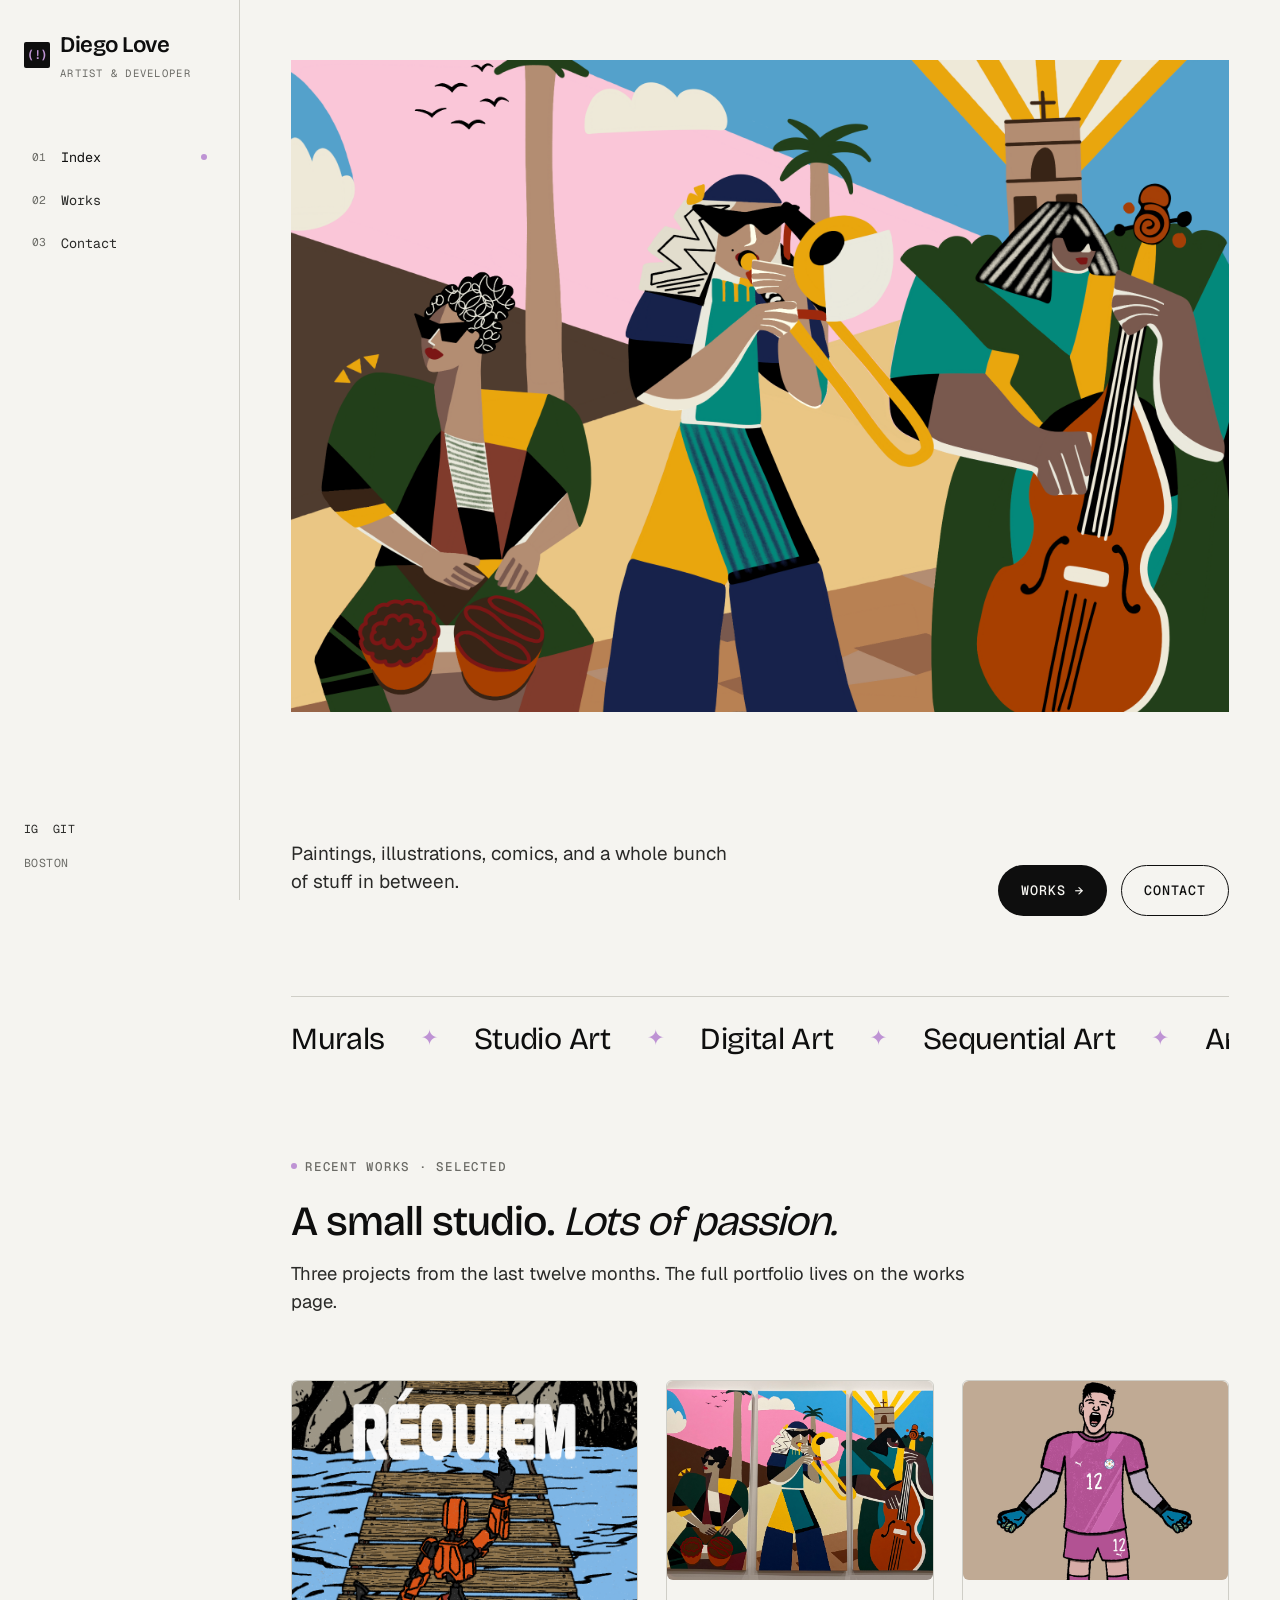
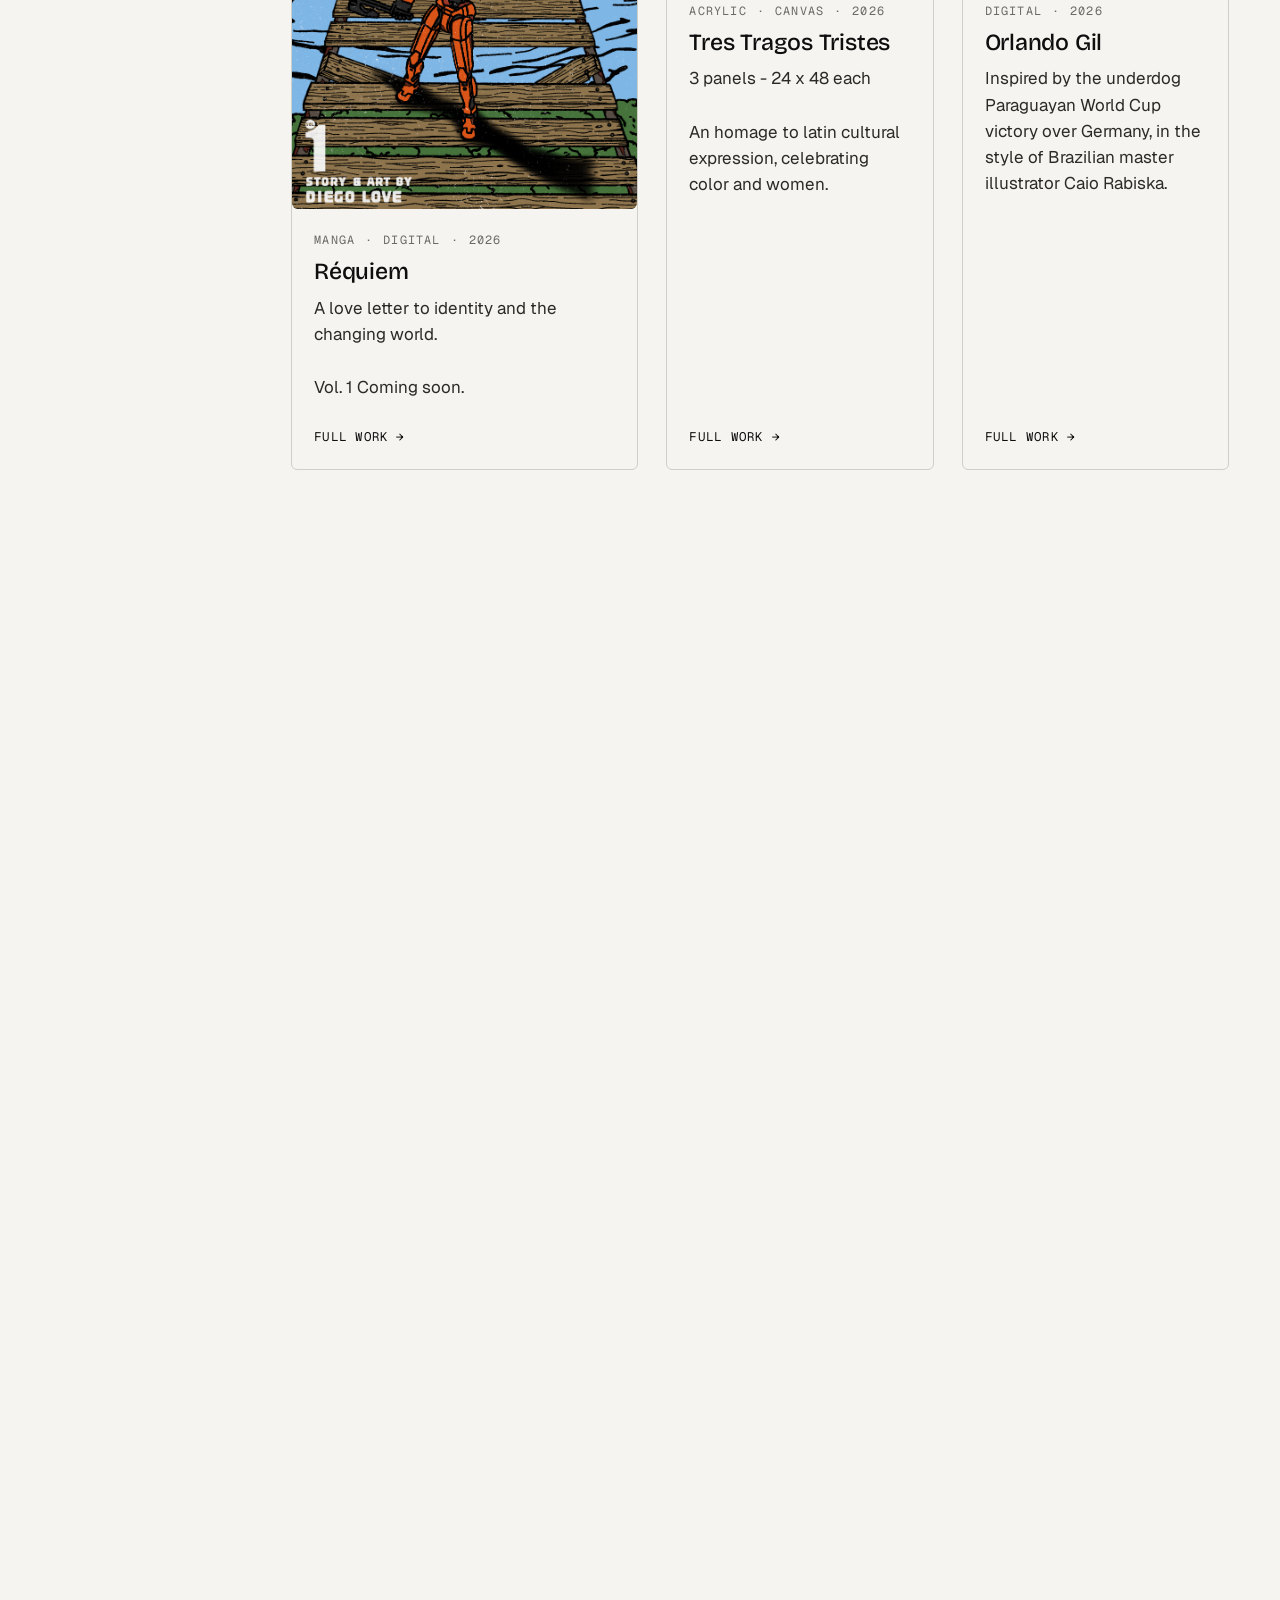
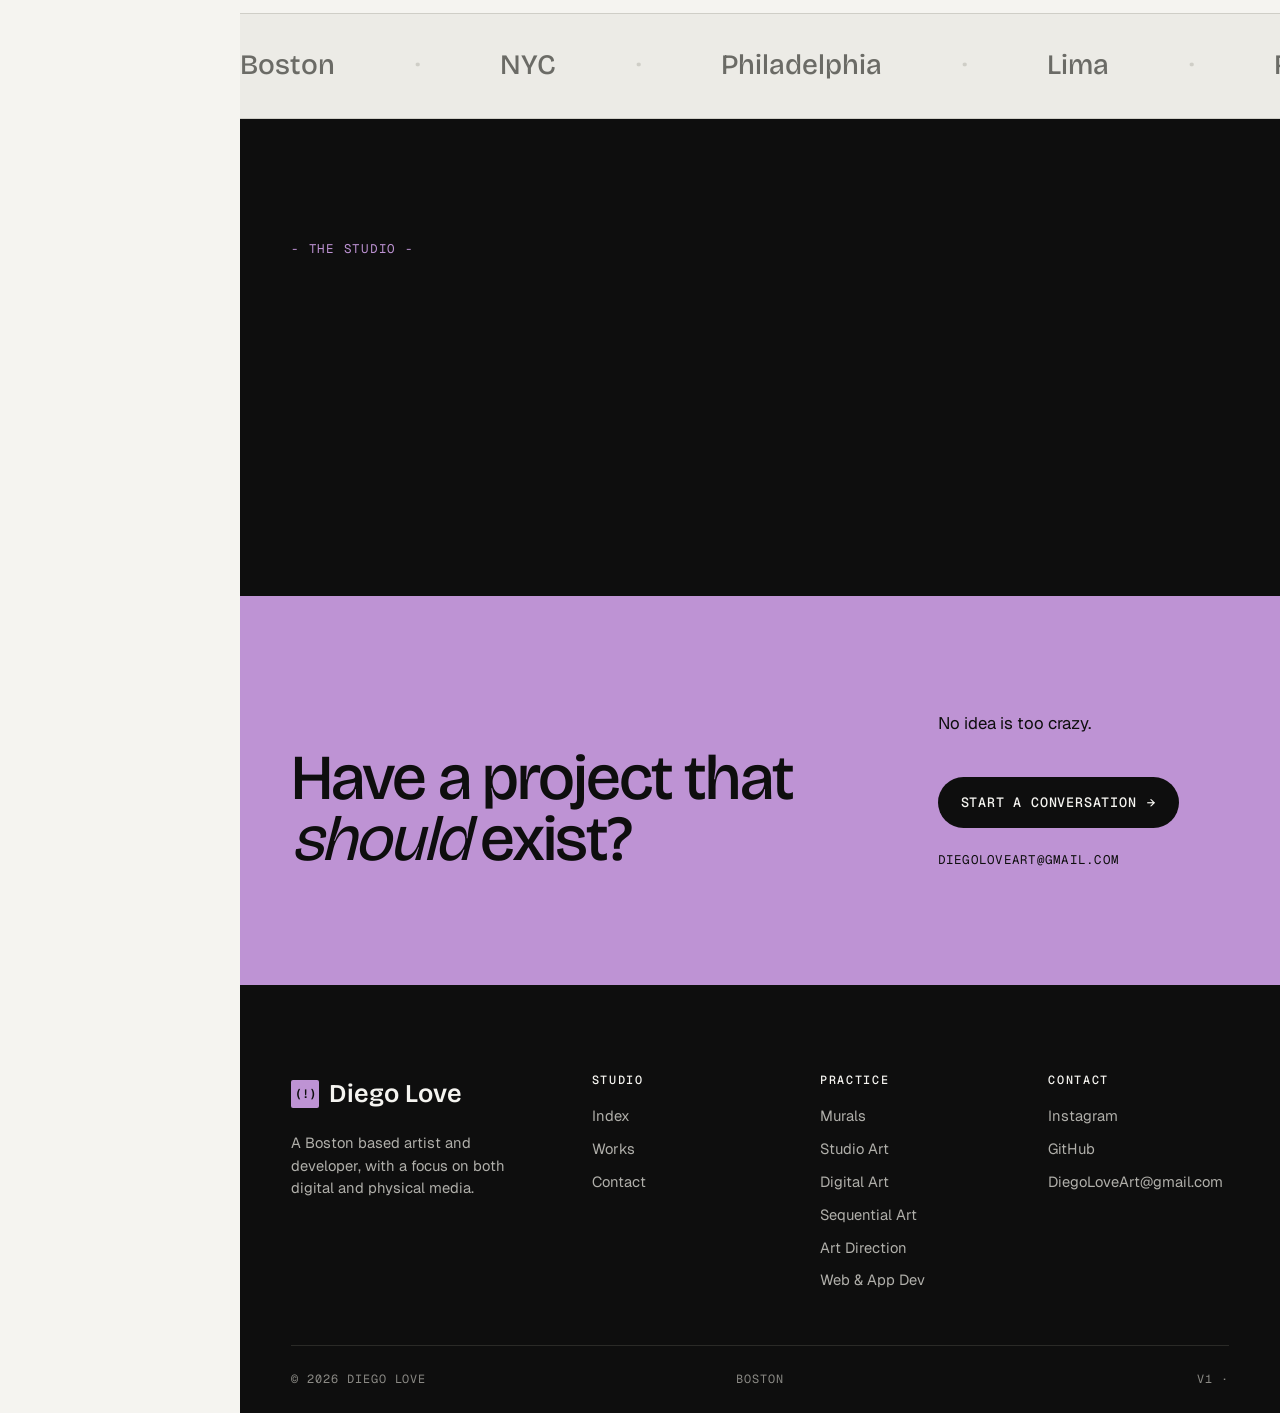
<file: index.html>
<!doctype html>
<html lang="en">
<head>
  <meta charset="utf-8" />
  <meta name="viewport" content="width=device-width,initial-scale=1" />
  <meta name="theme-color" content="#0e0e0e" />
  <title>Diego Love</title>
  <meta name="description" content="Diego Love is a Boston based artist and developer, with a focus on on both digital and physical media." />
  <link rel="preconnect" href="https://fonts.googleapis.com" />
  <link rel="preconnect" href="https://fonts.gstatic.com" crossorigin />
  <link rel="icon" href="favicon.png" type="image/png" />
  <link rel="stylesheet" href="https://fonts.googleapis.com/css2?family=Bricolage+Grotesque:opsz,wght@12..96,300;12..96,400;12..96,500;12..96,600&family=Geist:wght@400;500;600&family=Geist+Mono:wght@400;500&display=swap" />
  <link rel="stylesheet" href="assets/css/styles.css" />
</head>
<body>
  <div class="topbar">
    <a class="brand" href="./"><span class="rail-brand-mark">(!)</span>Diego Love</a>
    <button class="menu-toggle" aria-label="Open menu" aria-expanded="false">Menu</button>
  </div>
  <nav class="mobile-nav" aria-label="Mobile">
    <button class="mobile-close" aria-label="Close menu">Close ✕</button>
    <a class="dot-periwinkle" href="./">Index</a>
    <a href="works">Works</a>
    <a href="contact">Contact</a>
  </nav>

  <div class="shell">
    <aside class="rail" aria-label="Primary">
      <a class="rail-brand" href="./">
        <span class="rail-brand-mark">(!)</span>
        <span>Diego Love<span class="rail-brand-sub">Artist & Developer</span></span>
      </a>
      <nav class="rail-nav" aria-label="Sections">
        <a href="./" class="active">Index</a>
        <a href="works">Works</a>
        <a href="contact">Contact</a>
      </nav>
      <div class="rail-foot">
        <!-- <div class="meta-row"><span>Spring '26</span><span>Issue 14</span></div> -->
        <!-- <div class="meta-row"><span class="rail-status">Works In Progress</span></div> -->
        <div class="rail-socials">
          <a href="https://www.instagram.com/supdeebo" aria-label="Instagram" target="_blank">IG</a>
          <a href="https://github.com/diegolove" aria-label="GitHub" target="_blank">GIT</a>
          <!--<a href="#" aria-label="LinkedIn">LI</a>-->
        </div>
        <div class="meta-row"><span>BOSTON</span></div>
      </div>
    </aside>

    <div class="content">
      <main>
        <section class="hero" aria-label="Welcome">
          <!-- <div class="hero-meta">
            <span><span class="periwinkle-tag">● New Works</span></span>
            <span>BOSTON</span>
            <span>EST. 2017</span>
            <span>VOL. XIV</span>
          </div> -->
          <!-- <h1 class="hero-headline">
            Art made<br/>
            with<br/>
            <em class="italic-display">conviction</em><span style="color:var(--periwinkle)">.</span>
          </h1> -->
          <div class="img-wrap">
            <img class="large-focus"src="assets/img/TresTragosTristesDigital.png" alt="Tres Tragos Tristes - Three hispanic women playing instruments in a plaza, a digital illustration in an abstract style." loading="lazy"/>
          </div>
          <div class="hero-bottom">
            <p class="hero-pitch">Paintings, illustrations, comics, and a whole bunch of stuff in between.</p>
            <div class="hero-actions">
              <a class="btn btn-ink" href="works">Works<span class="arrow">→</span></a>
              <a class="btn btn-ghost" href="contact">Contact</a>
            </div>
          </div>
          <div class="hero-marquee" aria-hidden="true">
            <div class="marquee-track">
              <span>Murals</span><span>Studio Art</span><span>Digital Art</span><span>Sequential Art</span><span>Art Direction</span><span>Web &amp; App Dev</span>
              <span>Murals</span><span>Studio Art</span><span>Digital Art</span><span>Sequential Art</span><span>Art Direction</span><span>Web &amp; App Dev</span>
              <span>Murals</span><span>Studio Art</span><span>Digital Art</span><span>Sequential Art</span><span>Art Direction</span><span>Web &amp; App Dev</span>
            </div>
          </div>
        </section>

        <!-- ─── featured work ─── -->
        <section aria-labelledby="work-head">
          <header class="section-head reveal">
            <span class="eyebrow"><span class="dot"></span>Recent works · Selected</span>
            <h2 id="work-head">A small studio. <em class="italic-display">Lots of passion.</em></h2>
            <p class="lede">Three projects from the last twelve months. The full portfolio lives on the works page.</p>
          </header>
          <div class="work-strip reveal">
            <article class="work-card lg">
              <div class="img-wrap">
                <!-- Requiem -->
                <img class="large-focus" src="assets/img/RequiemCover.png" alt="Réquiem - Volume 1 - Story & Art by Diego Love — A rusty orange robot standing proudly on a rickety hanging wooden bridge over a fast flowing river." loading="lazy"/>
              </div>
              <div class="body">
                <div class="meta"><span>Manga</span><span>·</span><span>Digital</span><span>·</span><span>2026</span></div>
                <h3>Réquiem</h3>
                <p>A love letter to identity and the changing world.</p>
                <p>Vol. 1 Coming soon.</p>
                <a class="arrow-link" href="works/requiem/">Full work <span>→</span></a>
              </div>
            </article>

            <article class="work-card">
              <div class="img-wrap">
                <!-- Tres Tragos Tristes -->
                <img src="assets/img/TresTragosTristes.jpeg" alt="Tres Tragos Tristes - Three hispanic women playing instruments in a plaza, painted in an abstract style." loading="lazy"/>
              </div>
              <div class="body">
                <div class="meta"><span>Acrylic</span><span>·</span><span>Canvas</span><span>·</span><span>2026</span></div>
                <h3>Tres Tragos Tristes</h3>
                <p>3 panels - 24 x 48 each</p>
                <p>An homage to latin cultural expression, celebrating color and women.</p>
                <a class="arrow-link" href="works/">Full work <span>→</span></a>
              </div>
            </article>

            <article class="work-card">
              <div class="img-wrap">
                <!-- Orlando Gil -->
                <img class="gil-focus" src="assets/img/Gil.jpg" alt="Orlando Gil - A cartoon illustration of Orlando Gil, the goalie of the Paraguayan National team, celebrating." loading="lazy"/>
              </div>
              <div class="body">
                <div class="meta"><span>Digital</span><span>·</span><span>2026</span></div>
                <h3>Orlando Gil</h3>
                <p>Inspired by the underdog Paraguayan World Cup victory over Germany, in the style of Brazilian master illustrator Caio Rabiska.</p>
                <a class="arrow-link" href="works/">Full work <span>→</span></a>
              </div>
            </article>
          </div>
        </section>

        <!-- ─── services list (numbered, intentionally NOT a card grid) ─── -->
        <section aria-labelledby="services-head">
          <header class="section-head reveal">
            <span class="eyebrow"><span class="dot"></span>Practice areas · 6</span>
            <h2 id="services-head">Creation. <em class="italic-display">By any means.</em></h2>
            <p class="lede">Working across multiple disciplines, with most works combining elements from each; the goal is bringing ideas to life.</p>
          </header>

          <div class="services-list reveal">
            <article class="row" id="Murals">
              <span class="num">01 / 06</span>
              <h3>Murals</h3>
              <p>Indoor, outdoor, the bigger the better, bringing uniqueness and character to any space.</p>
              <span class="arrow">→</span>
            </article>
            <article class="row" id="StudioArt">
              <span class="num">02 / 06</span>
              <h3>Studio Art</h3>
              <p>Acrilic, oil, anything that will stick to a canvas.</p>
              <span class="arrow">→</span>
            </article>
            <article class="row" id="DigitalArt">
              <span class="num">03 / 06</span>
              <h3>Digital Art</h3>
              <p>Anything that comes to mind, wherever it comes to mind.</p>
              <span class="arrow">→</span>
            </article>
            <article class="row" id="SequentialArt">
              <span class="num">04 / 06</span>
              <h3>Sequential Art</h3>
              <p>Comic strips, single panel comics, kids books, and as of recently, manga.</p>
              <span class="arrow">→</span>
            </article>
            <article class="row" id="ArtDirection">
              <span class="num">05 / 06</span>
              <h3>Art Direction</h3>
              <p>Illustration, narrative architecture, and content-making for campaigns, launches, and ongoing programs - concept through final delivery.</p>
              <span class="arrow">→</span>
            </article>
            <article class="row" id="WebAppDev">
              <span class="num">06 / 06</span>
              <h3>Web &amp; App Dev</h3>
              <p>Web/Mobile, APIs, and static sites. Any language, any time.</p>
              <span class="arrow">→</span>
            </article>
          </div>
        </section>

        <!-- ─── client logos marquee ─── -->
        <section id="clients" style="padding: 0;" aria-label="Selected clients">
          <div class="clients-marquee">
            <div class="track">
              <span>Boston</span><span>NYC</span><span>Philadelphia</span><span>Lima</span><span>Revere</span>
              <span>Boston</span><span>NYC</span><span>Philadelphia</span><span>Lima</span><span>Revere</span>
              <span>Boston</span><span>NYC</span><span>Philadelphia</span><span>Lima</span><span>Revere</span>
            </div>
          </div>
        </section>

        <!-- ─── manifesto ─── -->
        <section class="manifesto" aria-labelledby="manifesto-head">
          <div class="grid">
            <div>
              <span class="label">- The Studio -</span>
              <h2 id="manifesto-head" class="reveal">The goal is bringing ideas to <span class="periwinkle-text">life</span>.</h2>
            </div>
            <div class="reveal">
              <p>All this work comes from nostalgic childhood memories. Seeing the world through the lens of cartoons.
              <p>The idea that colors can be vivid and unrealistic yet convey emotion and life,
                 details can be simple and cartoonish,
                  but paint a beautiful picture,
                   and mainly the hope that anyone can see this work and laugh a little.</p>
              <div class="signature">
                <span>↳ Diego Love</span>
                <span></span>
                <span>Artist &amp; Developer</span>
              </div>
            </div>
          </div>
        </section>

        <!-- ─── CTA ─── -->
        <section class="cta-band" aria-labelledby="cta-head">
          <div class="inner">
            <h2 id="cta-head">Have a project that <em>should</em> exist?</h2>
            <div class="right">
              <p>No idea is too crazy.</p>
              <a class="btn btn-ink" href="/contact" style="margin-top: 24px;">Start a conversation <span class="arrow">→</span></a>
              <div class="meta">
                <span>DiegoLoveArt@gmail.com</span>
                <!--<span>+1 (212) 555-0144</span>-->
              </div>
            </div>
          </div>
        </section>
      </main>

      <footer class="site-footer" aria-labelledby="footer-head">
        <h2 id="footer-head" class="visually-hidden" style="position:absolute;left:-9999px">Site footer</h2>
        <div class="top">
          <div class="brand-block">
            <span class="mark"><span class="badge">(!)</span> Diego Love</span>
            <p style="color:#b0afaa;margin:0;line-height:1.55;">A Boston based artist and developer, with a focus on both digital and physical media.</p>
          </div>
          <div class="col">
            <h4>Studio</h4>
            <a href="./">Index</a>
            <a href="/works">Works</a>
            <a href="/contact">Contact</a>
          </div>
          <div class="col">
            <h4>Practice</h4>
            <a href="#Murals">Murals</a>
            <a href="#StudioArt">Studio Art</a>
            <a href="#DigitalArt">Digital Art</a>
            <a href="#SequentialArt">Sequential Art</a>
            <a href="#ArtDirection">Art Direction</a>
            <a href="#WebAppDev">Web &amp; App Dev</a>
          </div>
          <div class="col">
            <h4>Contact</h4>
            <a href="https://www.instagram.com/supdeebo" target="_blank">Instagram</a>
            <a href="https://github.com/diegolove" target="_blank">GitHub</a>
            <a href="mailto:diegoloveart@gmail.com">DiegoLoveArt@gmail.com</a>
          </div>
        </div>
        <div class="bottom">
          <span>© <span data-year>2026</span> Diego Love</span>
          <span class="center">BOSTON</span>
          <span class="right">V1 · </span>
        </div>
      </footer>
    </div>
  </div>

  <script src="assets/js/main.js"></script>
</body>
</html>
</file>
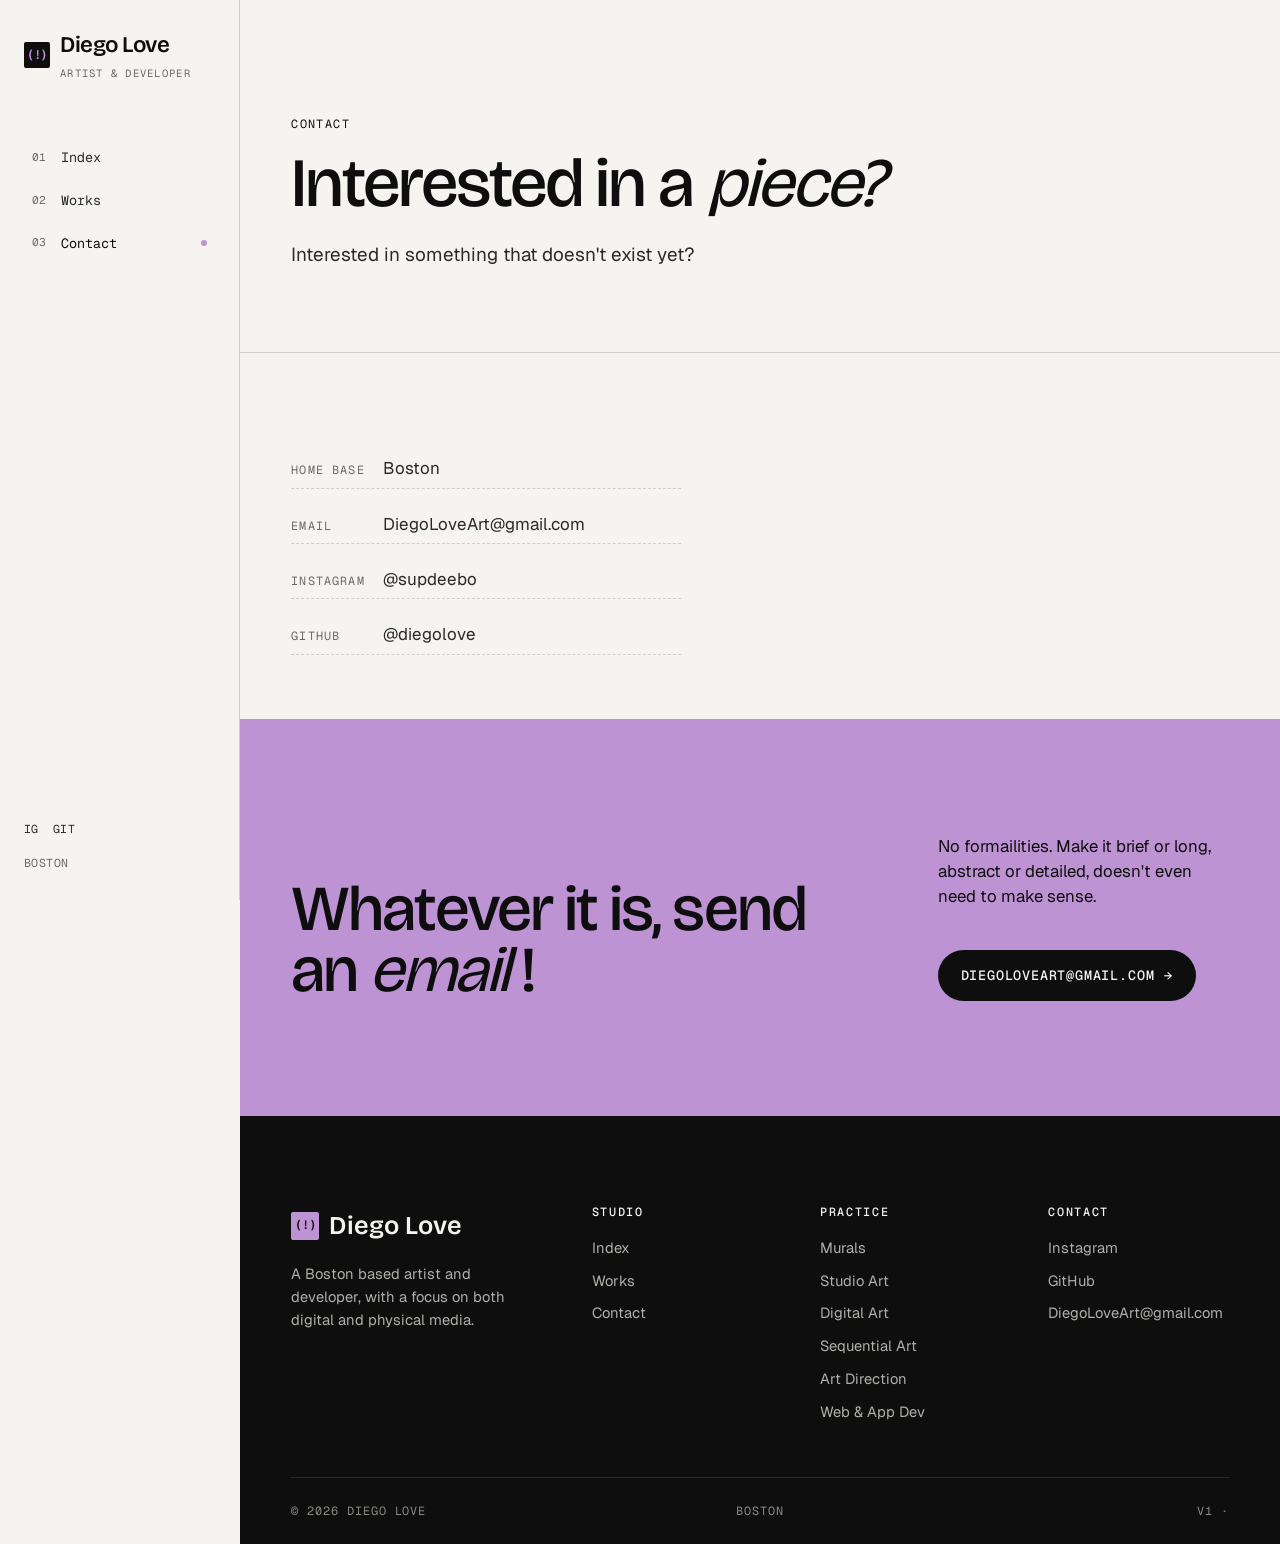
<file: contact/index.html>
<!doctype html>
<html lang="en">
<head>
  <meta charset="utf-8" />
  <meta name="viewport" content="width=device-width,initial-scale=1" />
  <meta name="theme-color" content="#0e0e0e" />
  <title>Diego Love</title>
  <meta name="description" content="Diego Love is a Boston based artist and developer, with a focus on on both digital and physical media." />
  <link rel="preconnect" href="https://fonts.googleapis.com" />
  <link rel="preconnect" href="https://fonts.gstatic.com" crossorigin />
  <link rel="icon" href="../favicon.png" type="image/png" />
  <link rel="stylesheet" href="https://fonts.googleapis.com/css2?family=Bricolage+Grotesque:opsz,wght@12..96,300;12..96,400;12..96,500;12..96,600&family=Geist:wght@400;500;600&family=Geist+Mono:wght@400;500&display=swap" />
  <link rel="stylesheet" href="../assets/css/styles.css" />
</head>
<body>
  <div class="topbar">
    <a class="brand" href="../"><span class="rail-brand-mark">(!)</span>Diego Love</a>
    <button class="menu-toggle" aria-label="Open menu" aria-expanded="false">Menu</button>
  </div>
  <nav class="mobile-nav" aria-label="Mobile">
    <button class="mobile-close" aria-label="Close menu">Close ✕</button>
    <a href="../">Index</a>
    <a href="../works">Works</a>
    <a class="dot-periwinkle" href="./">Contact</a>
  </nav>

  <div class="shell">
    <aside class="rail" aria-label="Primary">
      <a class="rail-brand" href="../">
        <span class="rail-brand-mark">(!)</span>
        <span>Diego Love<span class="rail-brand-sub">Artist & Developer</span></span>
      </a>
      <nav class="rail-nav" aria-label="Sections">
        <a href="../">Index</a>
        <a href="../works">Works</a>
        <!-- <a href="services.html">Services</a>
        <a href="about.html">Studio</a> -->
        <a href="./" class="active">Contact</a>
      </nav>
      <div class="rail-foot">
        <!-- <div class="meta-row"><span>Spring '26</span><span>Issue 14</span></div> -->
        <!-- <div class="meta-row"><span class="rail-status">Works In Progress</span></div> -->
        <div class="rail-socials">
          <a href="https://www.instagram.com/supdeebo" aria-label="Instagram" target="_blank">IG</a>
          <a href="https://github.com/diegolove" aria-label="GitHub" target="_blank">GIT</a>
          <!--<a href="#" aria-label="LinkedIn">LI</a>-->
        </div>
        <div class="meta-row"><span>BOSTON</span></div>
      </div>
    </aside>

    <div class="content">
      <main>
        <section class="page-hero">
          <p class="crumb"><!--Index → --><span style="color:var(--ink)">Contact</span></p>
          <h1>Interested in a<em class="italic-display"> piece?</em></h1>
          <p class="lede">Interested in something that doesn't exist yet?</p>
        </section>

        <section class="contact-grid" aria-label="Contact details">
          <aside class="contact-info">
            <!--
            <h3>Home Base: BOSTON</h3>
            <div class="office">
              <p class="city">Boston</p>
              <address>
                164 Wythe Avenue, Floor 3<br/>
                Brooklyn, NY 11211<br/>
                United States
              </address>
            </div>
            <div class="office">
              <p class="city">Mexico City</p>
              <address>
                Calle Colima 264, Roma Norte<br/>
                Cuauhtémoc, 06700<br/>
                Ciudad de México
              </address>
            </div>-->

            <div class="channels">
              <a>
                <span class="lab">Home Base</span>
                <span>Boston</span>
              </a>
              <a href="mailto:diegoloveart@gmail.com">
                <span class="lab">Email</span>
                <span>DiegoLoveArt@gmail.com</span>
              </a>
              <a href="https://www.instagram.com/supdeebo" target="_blank">
                <span class="lab">Instagram</span>
                <span>@supdeebo</span>
              </a>
              <a href="https://github.com/diegolove" target="_blank">
                <span class="lab">GitHub</span>
                <span>@diegolove</span>
              </a>
            </div>
          </aside>
          
          <!--<form class="contact-form" aria-label="Project enquiry form" novalidate>
            <h3 style="font-size:1.4rem; margin-bottom:6px;">Project enquiry</h3>
            <p style="font-family:var(--mono); font-size:0.74rem; letter-spacing:0.1em; text-transform:uppercase; color:var(--ink-dim); margin: 0 0 14px;">All fields except message are required</p>
            <div class="row">
              <label>Your name
                <input type="text" name="name" autocomplete="name" required />
              </label>
              <label>Email address
                <input type="email" name="email" autocomplete="email" required />
              </label>
            </div>
            <div class="row">
              <label>Company / organisation
                <input type="text" name="company" autocomplete="organization" required />
              </label>
              <label>Your role
                <input type="text" name="role" required />
              </label>
            </div>
            <div class="row">
              <label>Project type
                <select name="project_type" required>
                  <option value="">Select…</option>
                  <option>Brand identity</option>
                  <option>Web design &amp; build</option>
                  <option>Product / app design</option>
                  <option>Art direction / campaign</option>
                  <option>Motion &amp; film</option>
                  <option>Editorial / print</option>
                  <option>Strategy retainer</option>
                  <option>Not sure yet</option>
                </select>
              </label>
              <label>Estimated budget
                <select name="budget" required>
                  <option value="">Select…</option>
                  <option>Under $50,000</option>
                  <option>$50,000 — $100,000</option>
                  <option>$100,000 — $250,000</option>
                  <option>$250,000 — $500,000</option>
                  <option>$500,000+</option>
                  <option>Not yet decided</option>
                </select>
              </label>
            </div>
            <div class="row">
              <label>Ideal start
                <select name="start" required>
                  <option value="">Select…</option>
                  <option>This quarter</option>
                  <option>Next quarter</option>
                  <option>Later this year</option>
                  <option>Flexible</option>
                </select>
              </label>
              <label>How did you find us?
                <input type="text" name="referral" />
              </label>
            </div>
            <label>A bit about the project
              <textarea name="message" placeholder="What you're working on, what success looks like, what made you reach out — long is fine."></textarea>
            </label>
            <div class="submit-row">
              <p class="small">We'll only ever use this to reply to you.</p>
              <button type="submit" class="btn btn-ink">Send enquiry <span class="arrow">→</span></button>
            </div>
          </form>-->
        </section>

        <!--<section class="cta-band">
          <div class="inner">
            <h2>Send an <em>email!</em></h2>
            <div class="right">
              <p>No formailities. Make it brief or long, abstract or detailed, doesn't even need to make sense.</p>
              <a class="btn btn-ink" href="mailto:diegoloveart@gmail.com" style="margin-top: 24px;">DiegoLoveArt@gmail.com <span class="arrow">→</span></a>
            </div>
          </div>
        </section>-->
        <section class="cta-band" aria-labelledby="cta-head">
          <div class="inner">
            <h2 id="cta-head">Whatever it is, send an <em>email </em>!</h2>
            <div class="right">
              <p>No formailities. Make it brief or long, abstract or detailed, doesn't even need to make sense.</p>
              <a class="btn btn-ink" href="mailto:diegoloveart@gmail.com" style="margin-top: 24px;">DiegoLoveArt@gmail.com <span class="arrow">→</span></a>
              <!-- <div class="meta">
                <span>DiegoLoveArt@gmail.com</span>
                <span>+1 (212) 555-0144</span>
              </div> -->
            </div>
          </div>
        </section>
      </main>

      <footer class="site-footer" aria-labelledby="footer-head">
        <h2 id="footer-head" class="visually-hidden" style="position:absolute;left:-9999px">Site footer</h2>
        <div class="top">
          <div class="brand-block">
            <span class="mark"><span class="badge">(!)</span> Diego Love</span>
            <p style="color:#b0afaa;margin:0;line-height:1.55;">A Boston based artist and developer, with a focus on both digital and physical media.</p>
          </div>
          <div class="col">
            <h4>Studio</h4>
            <a href="../">Index</a>
            <a href="../works">Works</a>
            <a href="./">Contact</a>
          </div>
          <div class="col">
            <h4>Practice</h4>
            <a href="../#Murals">Murals</a>
            <a href="../#StudioArt">Studio Art</a>
            <a href="../#DigitalArt">Digital Art</a>
            <a href="../#SequentialArt">Sequential Art</a>
            <a href="../#ArtDirection">Art Direction</a>
            <a href="../#WebAppDev">Web &amp; App Dev</a>
          </div>
          <div class="col">
            <h4>Contact</h4>
            <a href="https://www.instagram.com/supdeebo" target="_blank">Instagram</a>
            <a href="https://github.com/diegolove" target="_blank">GitHub</a>
            <a href="mailto:diegoloveart@gmail.com">DiegoLoveArt@gmail.com</a>
          </div>
        </div>
        <div class="bottom">
          <span>© <span data-year>2026</span> Diego Love</span>
          <span class="center">BOSTON</span>
          <span class="right">V1 · </span>
        </div>
      </footer>
    </div>
  </div>

  <script src="../assets/js/main.js"></script>
</body>
</html>
</file>
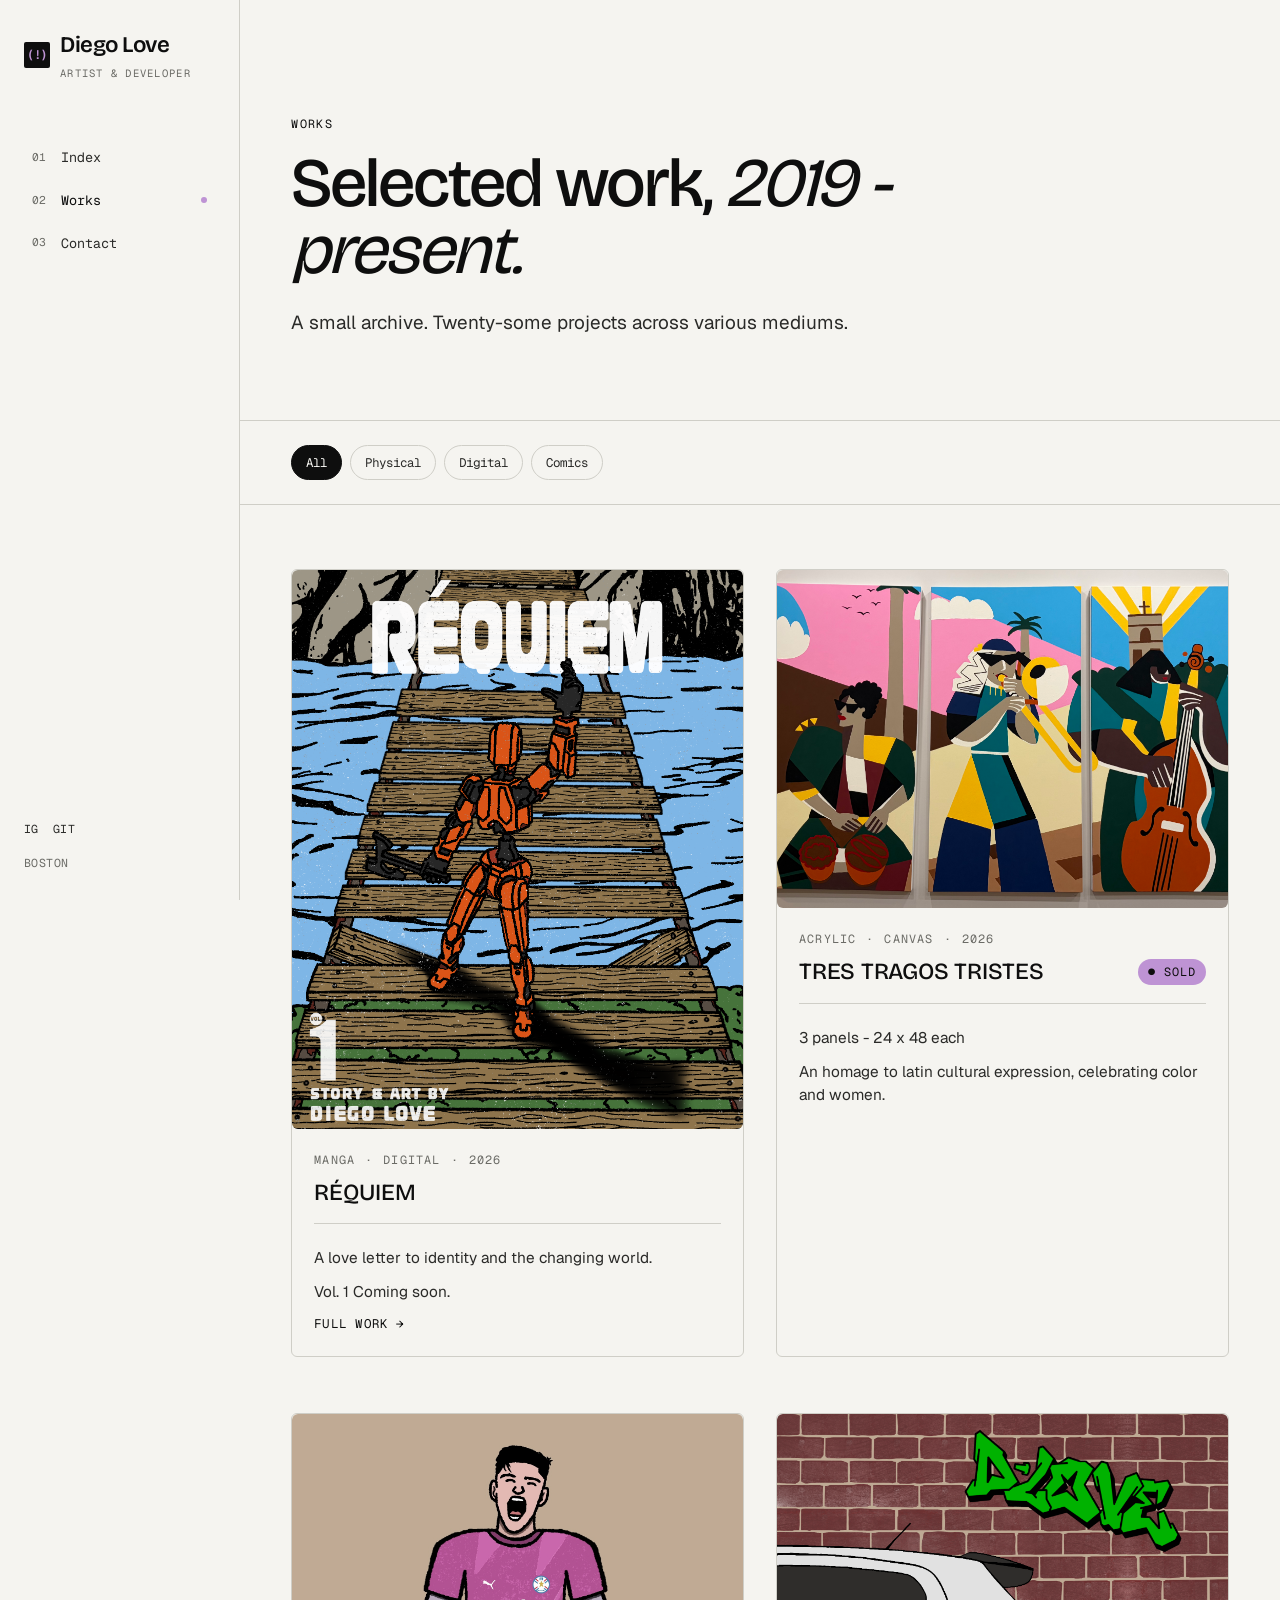
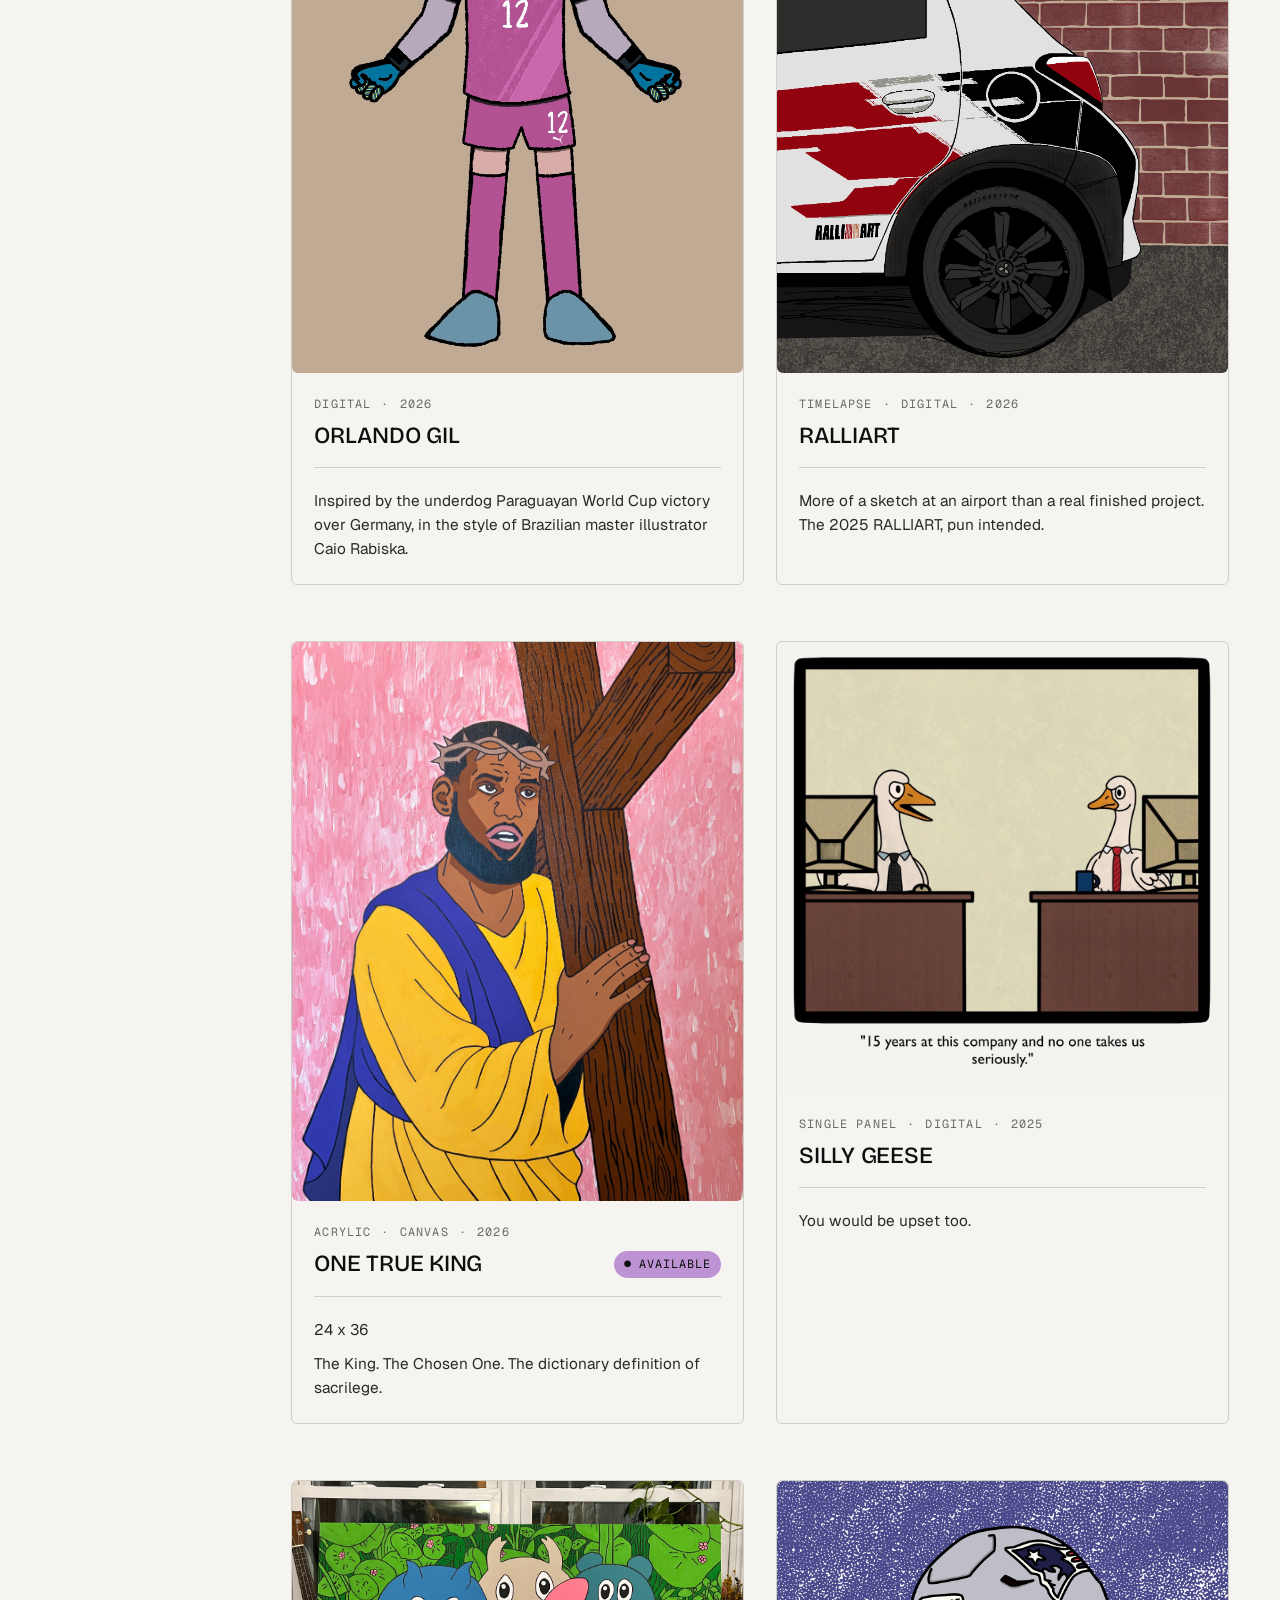
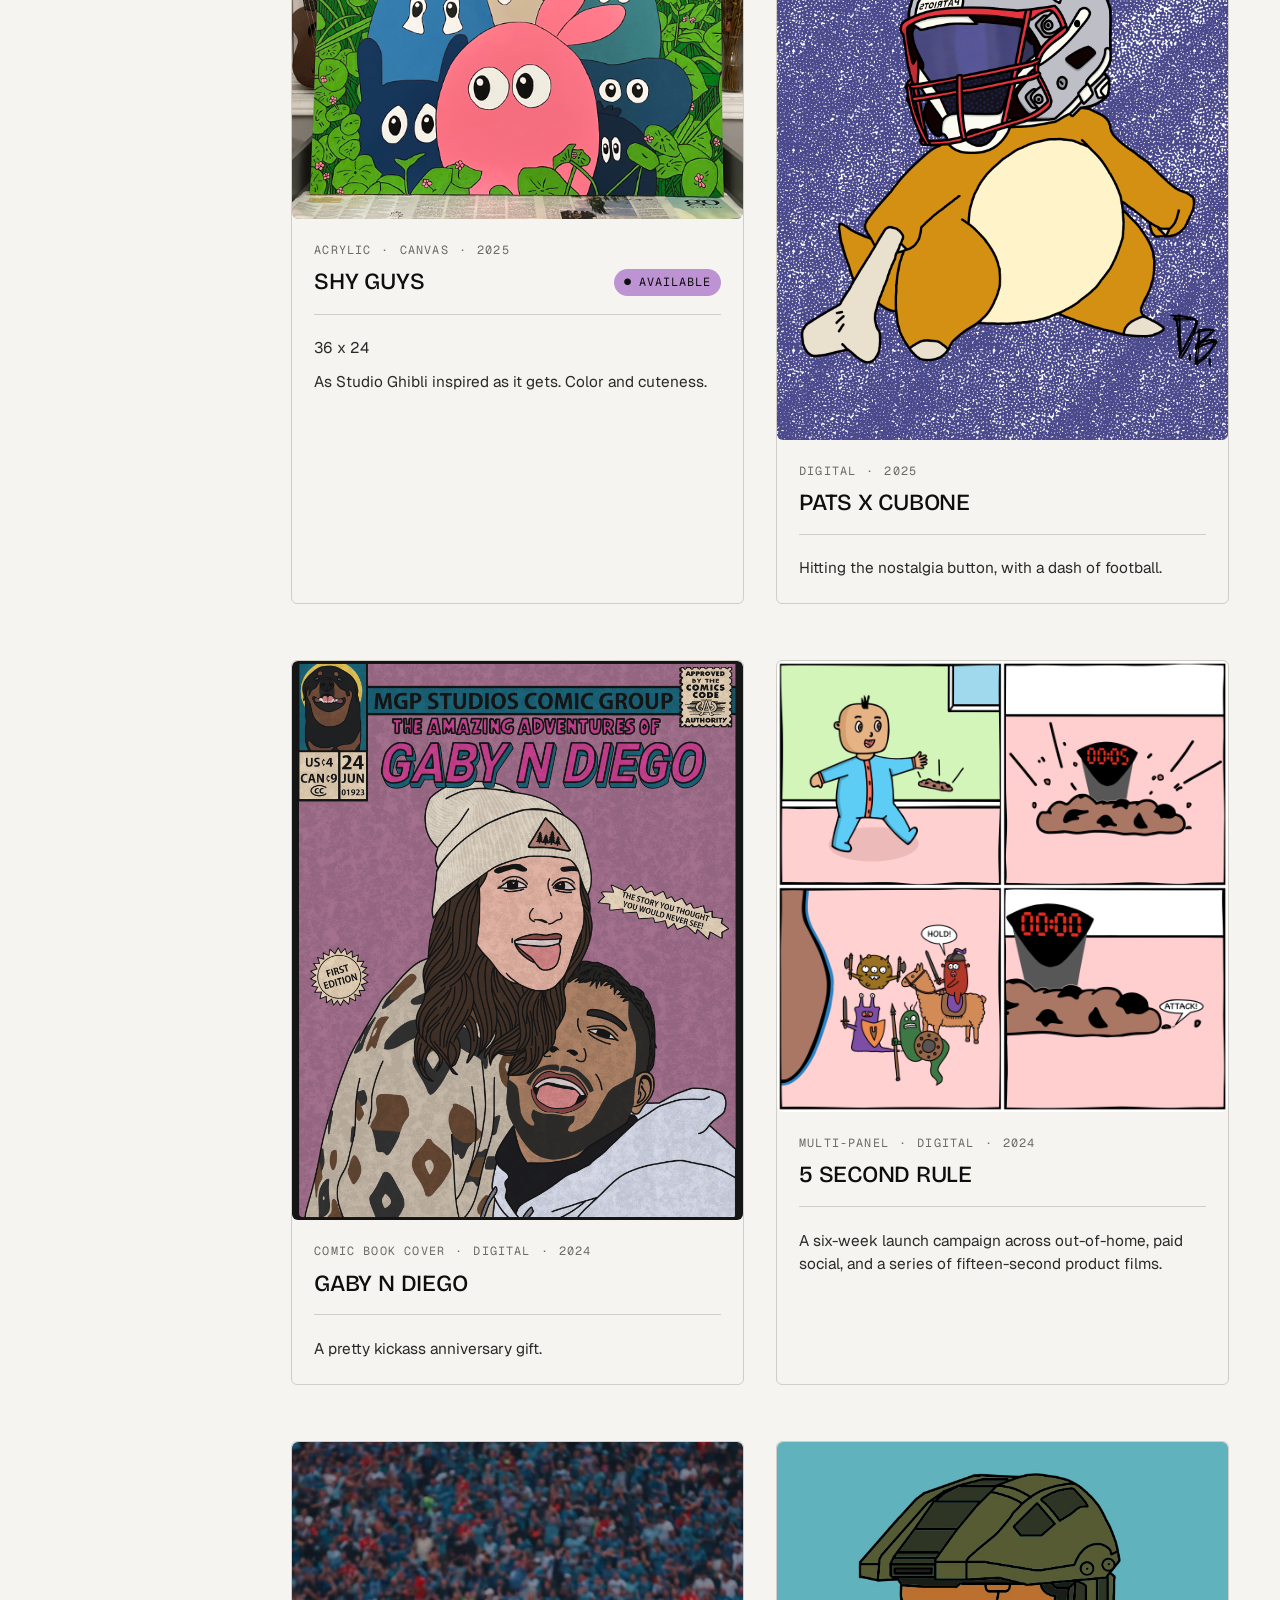
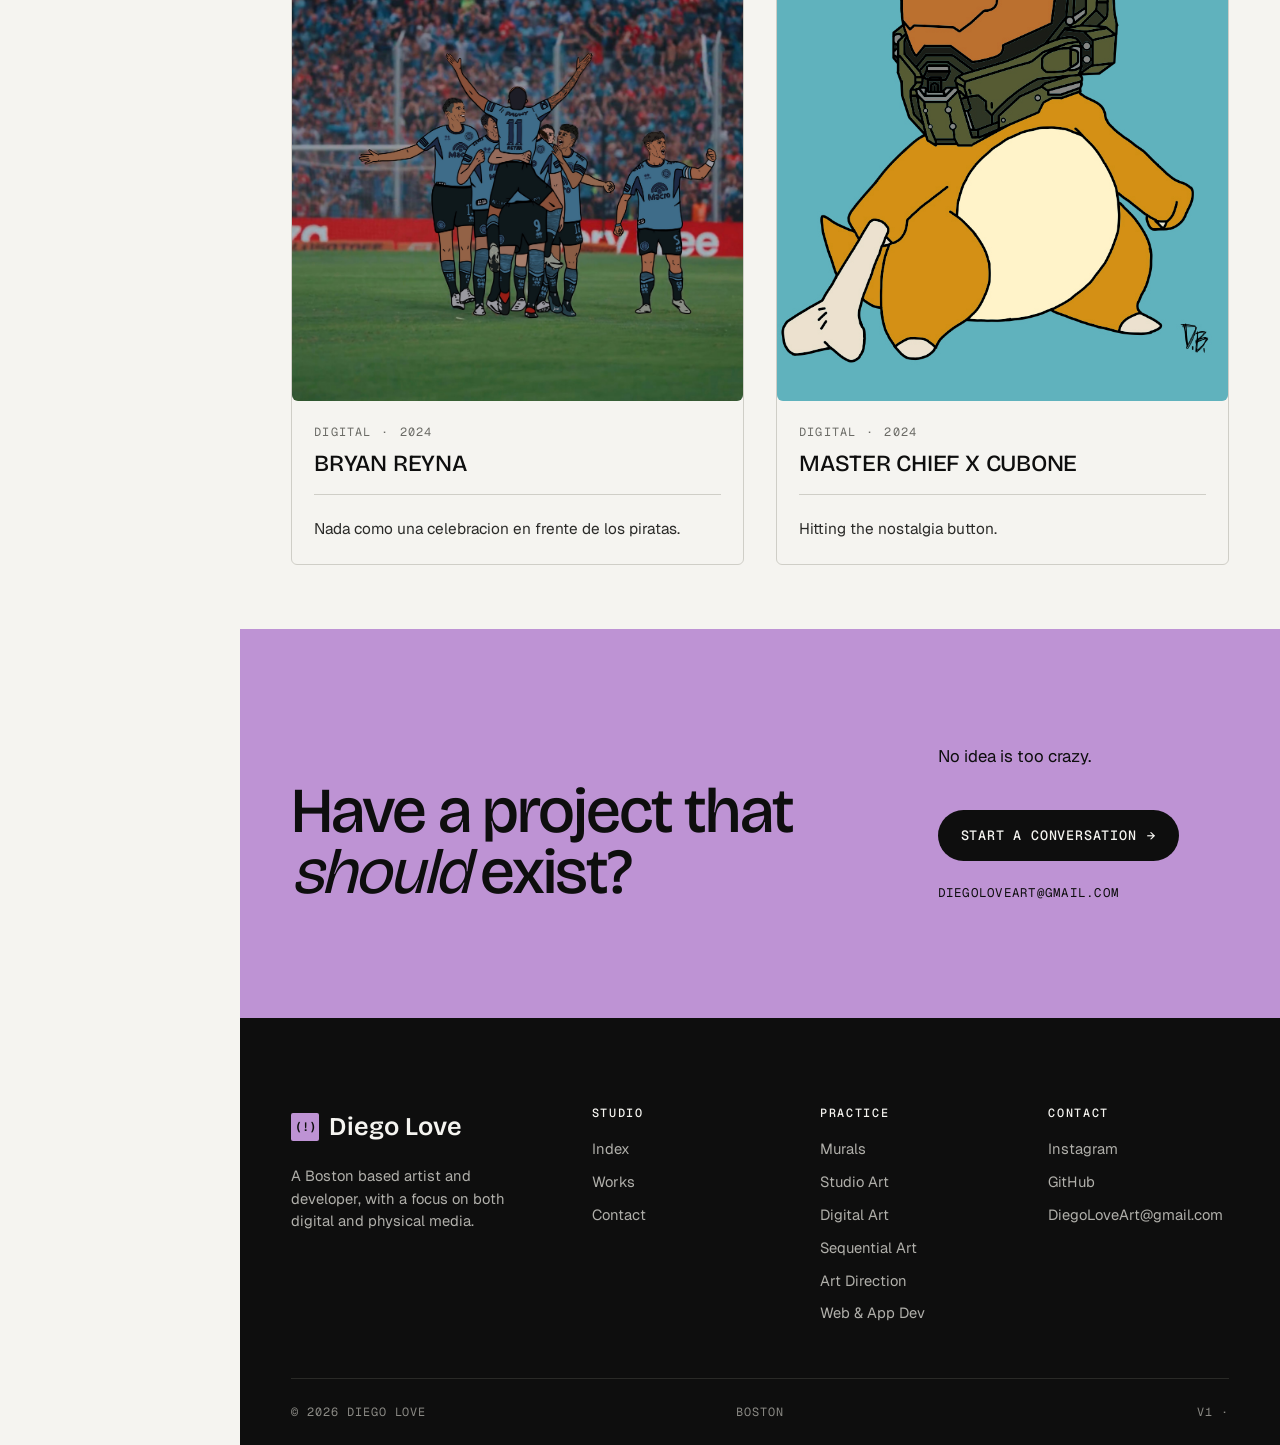
<file: works/index.html>
<!doctype html>
<html lang="en">
<head>
  <meta charset="utf-8" />
  <meta name="viewport" content="width=device-width,initial-scale=1" />
  <meta name="theme-color" content="#0e0e0e" />
  <title>Diego Love</title>
  <meta name="description" content="Diego Love is a Boston based artist and developer, with a focus on on both digital and physical mediums." />
  <link rel="preconnect" href="https://fonts.googleapis.com" />
  <link rel="preconnect" href="https://fonts.gstatic.com" crossorigin />
  <link rel="icon" href="../favicon.png" type="image/png" />
  <link rel="stylesheet" href="https://fonts.googleapis.com/css2?family=Bricolage+Grotesque:opsz,wght@12..96,300;12..96,400;12..96,500;12..96,600&family=Geist:wght@400;500;600&family=Geist+Mono:wght@400;500&display=swap" />
  <link rel="stylesheet" href="../assets/css/styles.css" />
</head>
<body>
  <div class="topbar">
    <a class="brand" href="../index.html"><span class="rail-brand-mark">(!)</span>Diego Love</a>
    <button class="menu-toggle" aria-label="Open menu" aria-expanded="false">Menu</button>
  </div>
  <nav class="mobile-nav" aria-label="Mobile">
    <button class="mobile-close" aria-label="Close menu">Close ✕</button>
    <a href="../">Index</a>
    <a class="dot-periwinkle"href="./">Works</a>
    <a href="../contact">Contact</a>
  </nav>

  <div class="shell">
    <aside class="rail" aria-label="Primary">
      <a class="rail-brand" href="../">
        <span class="rail-brand-mark">(!)</span>
        <span>Diego Love<span class="rail-brand-sub">Artist & Developer</span></span>
      </a>
      <nav class="rail-nav" aria-label="Sections">
        <a href="../">Index</a>
        <a href="./" class="active">Works</a>
        <!-- <a href="services.html">Services</a>
        <a href="about.html">Studio</a> -->
        <a href="../contact">Contact</a>
      </nav>
      <div class="rail-foot">
        <!-- <div class="meta-row"><span>Spring '26</span><span>Issue 14</span></div> -->
        <!-- <div class="meta-row"><span class="rail-status">Works In Progress</span></div> -->
        <div class="rail-socials">
          <a href="https://www.instagram.com/supdeebo" aria-label="Instagram" target="_blank">IG</a>
          <a href="https://github.com/diegolove" aria-label="GitHub" target="_blank">GIT</a>
          <!--<a href="#" aria-label="LinkedIn">LI</a>-->
        </div>
        <div class="meta-row"><span>BOSTON</span></div>
      </div>
    </aside>

    <div class="content">
      <main>
        <section class="page-hero" aria-labelledby="ph">
          <p class="crumb"><!--Index → --><span style="color:var(--ink)">Works</span></p>
          <h1 id="ph">Selected work, <em class="italic-display">2019 - present.</em></h1>
          <p class="lede">A small archive. Twenty-some projects across various mediums.</p>
        </section>

        <div class="work-filters" role="toolbar" aria-label="Filter work">
          <button data-filter="all" aria-pressed="true">All</button>
          <button data-filter="physical" aria-pressed="false">Physical</button>
          <button data-filter="digital" aria-pressed="false">Digital</button>
          <button data-filter="comics" aria-pressed="false">Comics</button>
          <!-- <button data-filter="editorial" aria-pressed="false">Editorial</button>
          <button data-filter="campaign" aria-pressed="false">Campaign</button> -->
        </div>

        <section class="work-grid" aria-label="Project archive">
          <article class="work-card lg" data-tags="digital,comics">
            <div class="img-wrap">
              <!-- Requiem -->
              <img class="large-focus" src="../assets/img/RequiemCover.png" alt="Réquiem - Volume 1 - Story & Art by Diego Love — A rusty orange robot standing proudly on a rickety hanging wooden bridge over a fast flowing river." loading="lazy"/>
            </div>
            <div class="body">
              <div class="meta"><span>Manga</span><span>·</span><span>Digital</span><span>·</span><span>2026</span></div>
              <div class="hero-meta">
                <h3>Réquiem</h3>
              </div>
              <p>A love letter to identity and the changing world.</p>
              <p>Vol. 1 Coming soon.</p>
              <a class="arrow-link" href="requiem/">Full work <span>→</span></a>
            </div>
          </article>

          <article class="work-card" data-tags="physical">
            <div class="img-wrap">
              <!-- Tres Tragos Tristes -->
              <img src="../assets/img/TresTragosTristes.jpeg" alt="Tres Tragos Tristes - Three hispanic women playing instruments in a plaza, painted in an abstract style." loading="lazy"/>
            </div>
            <div class="body">
              <div class="meta"><span>Acrylic</span><span>·</span><span>Canvas</span><span>·</span><span>2026</span></div>
              <div class="hero-meta">
                <h3>Tres Tragos Tristes</h3><span><span class="periwinkle-tag">● SOLD</span></span>
              </div>
              <p>3 panels - 24 x 48 each</p>
              <p>An homage to latin cultural expression, celebrating color and women.</p>
            </div>
          </article>

          <article class="work-card lg" data-tags="digital">
            <div class="img-wrap">
              <!-- Orlando Gil -->
              <img src="../assets/img/Gil.jpg" alt="Orlando Gil - A cartoon illustration of Orlando Gil, the goalie of the Paraguayan National team, celebrating." loading="lazy"/>
            </div>
            <div class="body">
              <div class="meta"><span>Digital</span><span>·</span><span>2026</span></div>
              <div class="hero-meta">
                <h3>Orlando Gil</h3>
              </div>
              <p>Inspired by the underdog Paraguayan World Cup victory over Germany, in the style of Brazilian master illustrator Caio Rabiska.</p>
            </div>
          </article>

          <article class="work-card lg" data-tags="digital">
            <div class="img-wrap">
              <!-- RALLIART -->
              <img class="ralliart-focus" src="../assets/img/RalliART.png" alt="RALLIART - A cartoon illustration of the artist's 2025 Mitsubishi Mirage RALLIART." loading="lazy" />
            </div>
            <div class="body">
              <div class="meta"><span>Timelapse</span><span>·</span><span>Digital</span><span>·</span><span>2026</span></div>
              <div class="hero-meta">
              <h3>RALLIART</h3>
              </div>
              <p>More of a sketch at an airport than a real finished project. The 2025 RALLIART, pun intended.</p>
            </div>
          </article>

          <article class="work-card lg" data-tags="physical">
            <div class="img-wrap">
              <!-- One True King -->
              <img src="../assets/img/OneTrueKing.jpeg" alt="One True King - A satirical representation of the Passion of the Christ featuring Lebron James carrying a cross." loading="lazy" />
            </div>
            <div class="body">
              <div class="meta"><span>Acrylic</span><span>·</span><span>Canvas</span><span>·</span><span>2026</span></div>
              <div class="hero-meta">
                <h3>One True King</h3><span><span class="periwinkle-tag">● AVAILABLE</span></span>
              </div>
              <p>24 x 36</p>
              <p>The King. The Chosen One. The dictionary definition of sacrilege.</p>
            </div>
          </article>

          <article class="work-card sq" data-tags="digital,comics">
            <div class="img-wrap">
              <!-- Silly Geese -->
              <img class="square-focus" src="../assets/img/SillyGeese.jpg" alt="Silly Geese - A single panel comic of a pair of geese sitting at their office desks, upset that no one takes the seriously." loading="lazy" />
            </div>
            <div class="body">
              <div class="meta"><span>Single Panel</span><span>·</span><span>Digital</span><span>·</span><span>2025</span></div>
              <div class="hero-meta">
                <h3>Silly Geese</h3>
              </div>
              <p>You would be upset too.</p>
            </div>
          </article>

          <article class="work-card rect" data-tags="physical">
            <div class="img-wrap">
              <!-- Shy Guys -->
              <img class="rectangle-focus" src="../assets/img/ShyGuys.jpeg" alt="Shy Guys - A set of 7 cute, round, characters, with big eyes, all in different colors, sitting in a green leafy landscape." loading="lazy" />
            </div>
            <div class="body">
              <div class="meta"><span>Acrylic</span><span>·</span><span>Canvas</span><span>·</span><span>2025</span></div>
              <div class="hero-meta">
                <h3>Shy Guys</h3><span><span class="periwinkle-tag">● AVAILABLE</span></span>
              </div>
              <p>36 x 24</p>
              <p>As Studio Ghibli inspired as it gets. Color and cuteness.</p>
            </div>
          </article>

          <article class="work-card patscubone" data-tags="digital">
            <div class="img-wrap">
              <!-- Pats X Cubone -->
              <img class="patscubone-focus" src="../assets/img/PatsXCubone.png" alt="Pats X Cubone - A cartoon illustration the Pokemon Cubone, wearing a patriots helmet, on a blue background." loading="lazy" />
            </div>
            <div class="body">
              <div class="meta"><span>Digital</span><span>·</span><span>2025</span></div>
              <div class="hero-meta">
                <h3>Pats X Cubone</h3>
              </div>
              <p>Hitting the nostalgia button, with a dash of football.</p>
            </div>
          </article>

          <article class="work-card lg" data-tags="digital,comics">
            <div class="img-wrap">
              <!-- Gaby N Diego -->
              <img src="../assets/img/GabyNDiego.jpg" alt="Gaby N Diego - A comic book cover of an embracing couple." loading="lazy" />
            </div>
            <div class="body">
              <div class="meta"><span>Comic Book Cover</span><span>·</span><span>Digital</span><span>·</span><span>2024</span></div>
              <div class="hero-meta">
                <h3>Gaby N Diego</h3>
              </div>
              <p>A pretty kickass anniversary gift.</p>
            </div>
          </article>

          <article class="work-card fivesr" data-tags="digital,comics">
            <div class="img-wrap">
              <!-- 5 Second Rule -->
              <img class="square-focus" src="../assets/img/5-SecondRule.jpg" alt="5 Second Rule - A four panel comic of a baby dropping a cookie and some germs waiting 5 seconds to eat it." loading="lazy" />
            </div>
            <div class="body">
              <div class="meta"><span>Multi-Panel</span><span>·</span><span>Digital</span><span>·</span><span>2024</span></div>
              <div class="hero-meta">
                <h3>5 Second Rule</h3>
              </div>
              <p>A six-week launch campaign across out-of-home, paid social, and a series of fifteen-second product films.</p>
            </div>
          </article>
          
          <article class="work-card lg" data-tags="digital">
            <div class="img-wrap">
              <!-- Bryan Reyna -->
              <img src="../assets/img/Reyna.jpg" alt="Bryan Reyna - A cartoon styling of Reyna's iconic goal celebration for his then club Atlético Belgrano, over the original image." loading="lazy" />
            </div>
            <div class="body">
              <div class="meta"><span>Digital</span><span>·</span><span>2024</span></div>
              <div class="hero-meta">
                <h3>Bryan Reyna</h3>
              </div>
              <p>Nada como una celebracion en frente de los piratas.</p>
            </div>
          </article>

          <article class="work-card masterchiefcubone" data-tags="digital">
            <div class="img-wrap">
              <!-- Master Chief X Cubone -->
              <img class="masterchiefcubone-focus" src="../assets/img/MasterChiefXCubone.jpg" alt="Master Chief X Cubone - A cartoon illustration the Pokemon Cubone, wearing a Master Chief's helmet, on a blue background." loading="lazy" />
            </div>
            <div class="body">
              <div class="meta"><span>Digital</span><span>·</span><span>2024</span></div>
              <div class="hero-meta">
                <h3>Master Chief X Cubone</h3>
              </div>
              <p>Hitting the nostalgia button.</p>
            </div>
          </article>
        </section>

        <section class="cta-band" aria-labelledby="cta-head">
          <div class="inner">
            <h2 id="cta-head">Have a project that <em>should</em> exist?</h2>
            <div class="right">
              <p>No idea is too crazy.</p>
              <a class="btn btn-ink" href="../contact" style="margin-top: 24px;">Start a conversation <span class="arrow">→</span></a>
              <div class="meta">
                <span>DiegoLoveArt@gmail.com</span>
                <!--<span>+1 (212) 555-0144</span>-->
              </div>
            </div>
          </div>
        </section>
      </main>

      <footer class="site-footer" aria-labelledby="footer-head">
        <h2 id="footer-head" class="visually-hidden" style="position:absolute;left:-9999px">Site footer</h2>
        <div class="top">
          <div class="brand-block">
            <span class="mark"><span class="badge">(!)</span> Diego Love</span>
            <p style="color:#b0afaa;margin:0;line-height:1.55;">A Boston based artist and developer, with a focus on both digital and physical media.</p>
          </div>
          <div class="col">
            <h4>Studio</h4>
            <a href="../">Index</a>
            <a href="./">Works</a>
            <a href="../contact">Contact</a>
          </div>
          <div class="col">
            <h4>Practice</h4>
            <a href="../#Murals">Murals</a>
            <a href="../#StudioArt">Studio Art</a>
            <a href="../#DigitalArt">Digital Art</a>
            <a href="../#SequentialArt">Sequential Art</a>
            <a href="../#ArtDirection">Art Direction</a>
            <a href="../#WebAppDev">Web &amp; App Dev</a>
          </div>
          <div class="col">
            <h4>Contact</h4>
            <a href="https://www.instagram.com/supdeebo" target="_blank">Instagram</a>
            <a href="https://github.com/diegolove" target="_blank">GitHub</a>
            <a href="mailto:diegoloveart@gmail.com">DiegoLoveArt@gmail.com</a>
          </div>
        </div>
        <div class="bottom">
          <span>© <span data-year>2026</span> Diego Love</span>
          <span class="center">BOSTON</span>
          <span class="right">V1 · </span>
        </div>
      </footer>
    </div>
  </div>

  <script src="../assets/js/main.js"></script>
</body>
</html>
</file>
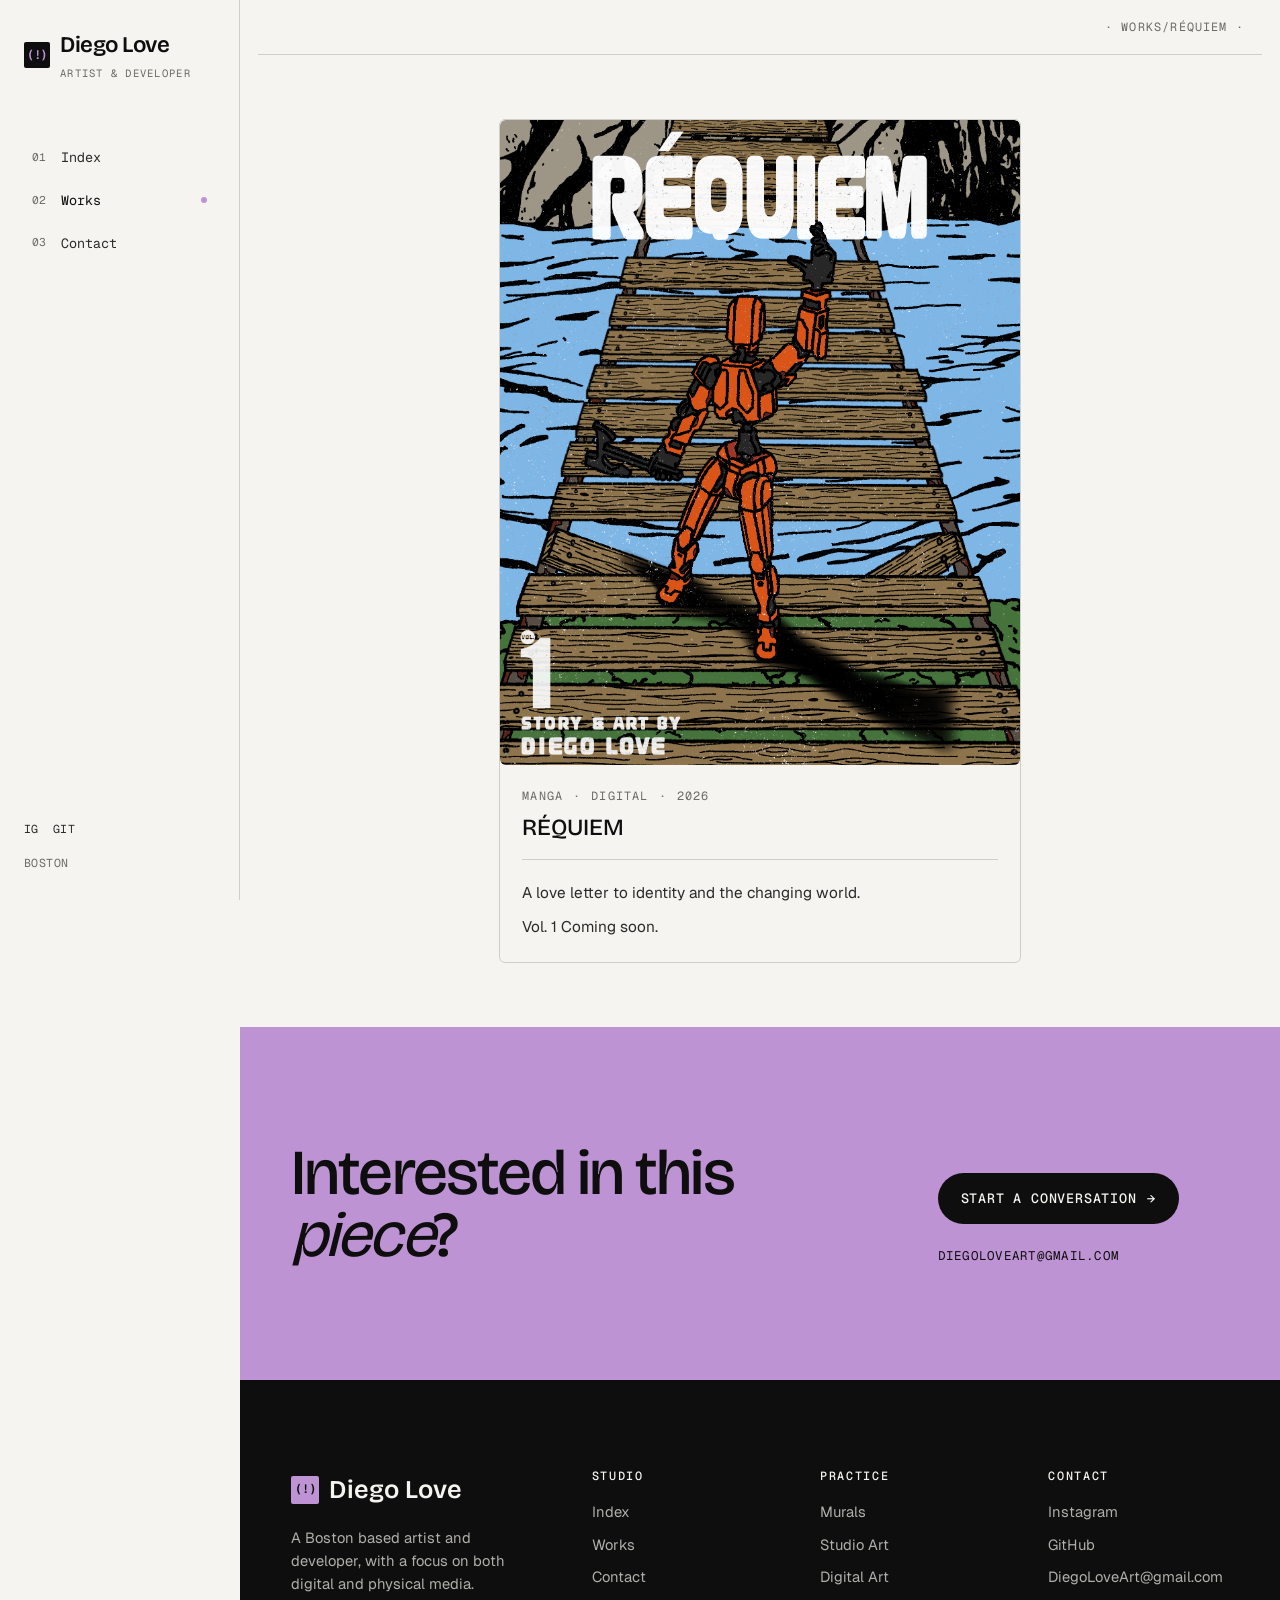
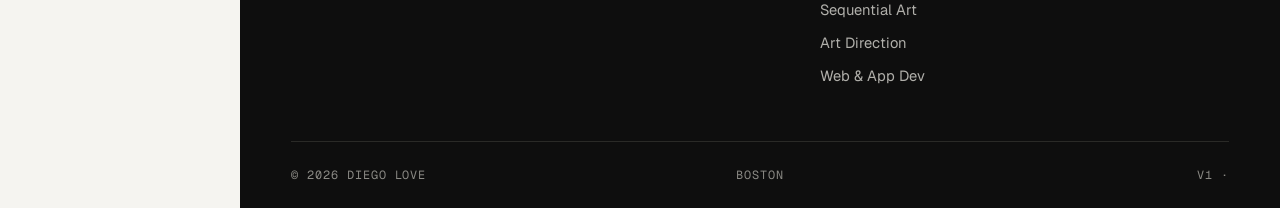
<file: works/requiem/index.html>
<!doctype html>
<html lang="en">
<head>
  <meta charset="utf-8" />
  <meta name="viewport" content="width=device-width,initial-scale=1" />
  <meta name="theme-color" content="#0e0e0e" />
  <title>Diego Love</title>
  <meta name="description" content="Diego Love is a Boston based artist and developer, with a focus on on both digital and physical mediums." />
  <link rel="preconnect" href="https://fonts.googleapis.com" />
  <link rel="preconnect" href="https://fonts.gstatic.com" crossorigin />
  <link rel="icon" href="../../favicon.png" type="image/png" />
  <link rel="stylesheet" href="https://fonts.googleapis.com/css2?family=Bricolage+Grotesque:opsz,wght@12..96,300;12..96,400;12..96,500;12..96,600&family=Geist:wght@400;500;600&family=Geist+Mono:wght@400;500&display=swap" />
  <link rel="stylesheet" href="../../assets/css/styles.css" />
</head>
<body>
  <div class="topbar">
    <a class="brand" href="../index.html"><span class="rail-brand-mark">(!)</span>Diego Love</a>
    <button class="menu-toggle" aria-label="Open menu" aria-expanded="false">Menu</button>
  </div>
  <nav class="mobile-nav" aria-label="Mobile">
    <button class="mobile-close" aria-label="Close menu">Close ✕</button>
    <a href="../../">Index</a>
    <a class="dot-periwinkle"href="../">Works</a>
    <a href="../../contact/">Contact</a>
  </nav>

  <div class="shell">
    <aside class="rail" aria-label="Primary">
      <a class="rail-brand" href="../../">
        <span class="rail-brand-mark">(!)</span>
        <span>Diego Love<span class="rail-brand-sub">Artist & Developer</span></span>
      </a>
      <nav class="rail-nav" aria-label="Sections">
        <a href="../../">Index</a>
        <a href="../" class="active">Works</a>
        <!-- <a href="services.html">Services</a>
        <a href="about.html">Studio</a> -->
        <a href="../../contact">Contact</a>
      </nav>
      <div class="rail-foot">
        <!-- <div class="meta-row"><span>Spring '26</span><span>Issue 14</span></div> -->
        <!-- <div class="meta-row"><span class="rail-status">Works In Progress</span></div> -->
        <div class="rail-socials">
          <a href="https://www.instagram.com/supdeebo" aria-label="Instagram" target="_blank">IG</a>
          <a href="https://github.com/diegolove" aria-label="GitHub" target="_blank">GIT</a>
          <!--<a href="#" aria-label="LinkedIn">LI</a>-->
        </div>
        <div class="meta-row"><span>BOSTON</span></div>
      </div>
    </aside>

    <div class="content">
      <main>
        <div class="header">
          <div class="detail">
            <span></span>
            <span>· WORKS/RÉQUIEM ·</span>
          </div>
        </div>

        <section class="work-grid single-column" aria-label="Project archive">
          <article class="work-card lg" data-tags="digital,comics">
            <div class="img-wrap">
              <!-- Requiem -->
              <button class="pic-arrow-button right-arrow">
                <span class="pic-arrow"></span>
              </button>
              <button class="pic-arrow-button left-arrow">
                <span class="pic-arrow"></span>
              </button>
              <img class="large-focus" src="../../assets/img/RequiemCover.png" alt="Réquiem - Volume 1 - Story & Art by Diego Love — A rusty orange robot standing proudly on a rickety hanging wooden bridge over a fast flowing river." loading="lazy"/>
            </div>
            <div class="body">
              <div class="meta"><span>Manga</span><span>·</span><span>Digital</span><span>·</span><span>2026</span></div>
              <div class="hero-meta">
                <h3>Réquiem</h3>
              </div>
              <p>A love letter to identity and the changing world.</p>
              <p>Vol. 1 Coming soon.</p>
            </div>
          </article>
        </section>

        <section class="cta-band" aria-labelledby="cta-head">
          <div class="inner">
            <h2 id="cta-head">Interested in this <em>piece</em>?</h2>
            <div class="right">
              <!-- <p>No idea is too crazy.</p> -->
              <a class="btn btn-ink" href="../../contact" style="margin-top: 24px;">Start a conversation <span class="arrow">→</span></a>
              <div class="meta">
                <span>DiegoLoveArt@gmail.com</span>
                <!--<span>+1 (212) 555-0144</span>-->
              </div>
            </div>
          </div>
        </section>
      </main>

      <footer class="site-footer" aria-labelledby="footer-head">
        <h2 id="footer-head" class="visually-hidden" style="position:absolute;left:-9999px">Site footer</h2>
        <div class="top">
          <div class="brand-block">
            <span class="mark"><span class="badge">(!)</span> Diego Love</span>
            <p style="color:#b0afaa;margin:0;line-height:1.55;">A Boston based artist and developer, with a focus on both digital and physical media.</p>
          </div>
          <div class="col">
            <h4>Studio</h4>
            <a href="../../">Index</a>
            <a href="../">Works</a>
            <a href="../../contact">Contact</a>
          </div>
          <div class="col">
            <h4>Practice</h4>
            <a href="../../#Murals">Murals</a>
            <a href="../../#StudioArt">Studio Art</a>
            <a href="../../#DigitalArt">Digital Art</a>
            <a href="../../#SequentialArt">Sequential Art</a>
            <a href="../../#ArtDirection">Art Direction</a>
            <a href="../../#WebAppDev">Web &amp; App Dev</a>
          </div>
          <div class="col">
            <h4>Contact</h4>
            <a href="https://www.instagram.com/supdeebo" target="_blank">Instagram</a>
            <a href="https://github.com/diegolove" target="_blank">GitHub</a>
            <a href="mailto:diegoloveart@gmail.com">DiegoLoveArt@gmail.com</a>
          </div>
        </div>
        <div class="bottom">
          <span>© <span data-year>2026</span> Diego Love</span>
          <span class="center">BOSTON</span>
          <span class="right">V1 · </span>
        </div>
      </footer>
    </div>
  </div>

  <script src="../../assets/js/main.js"></script>
</body>
</html>
</file>
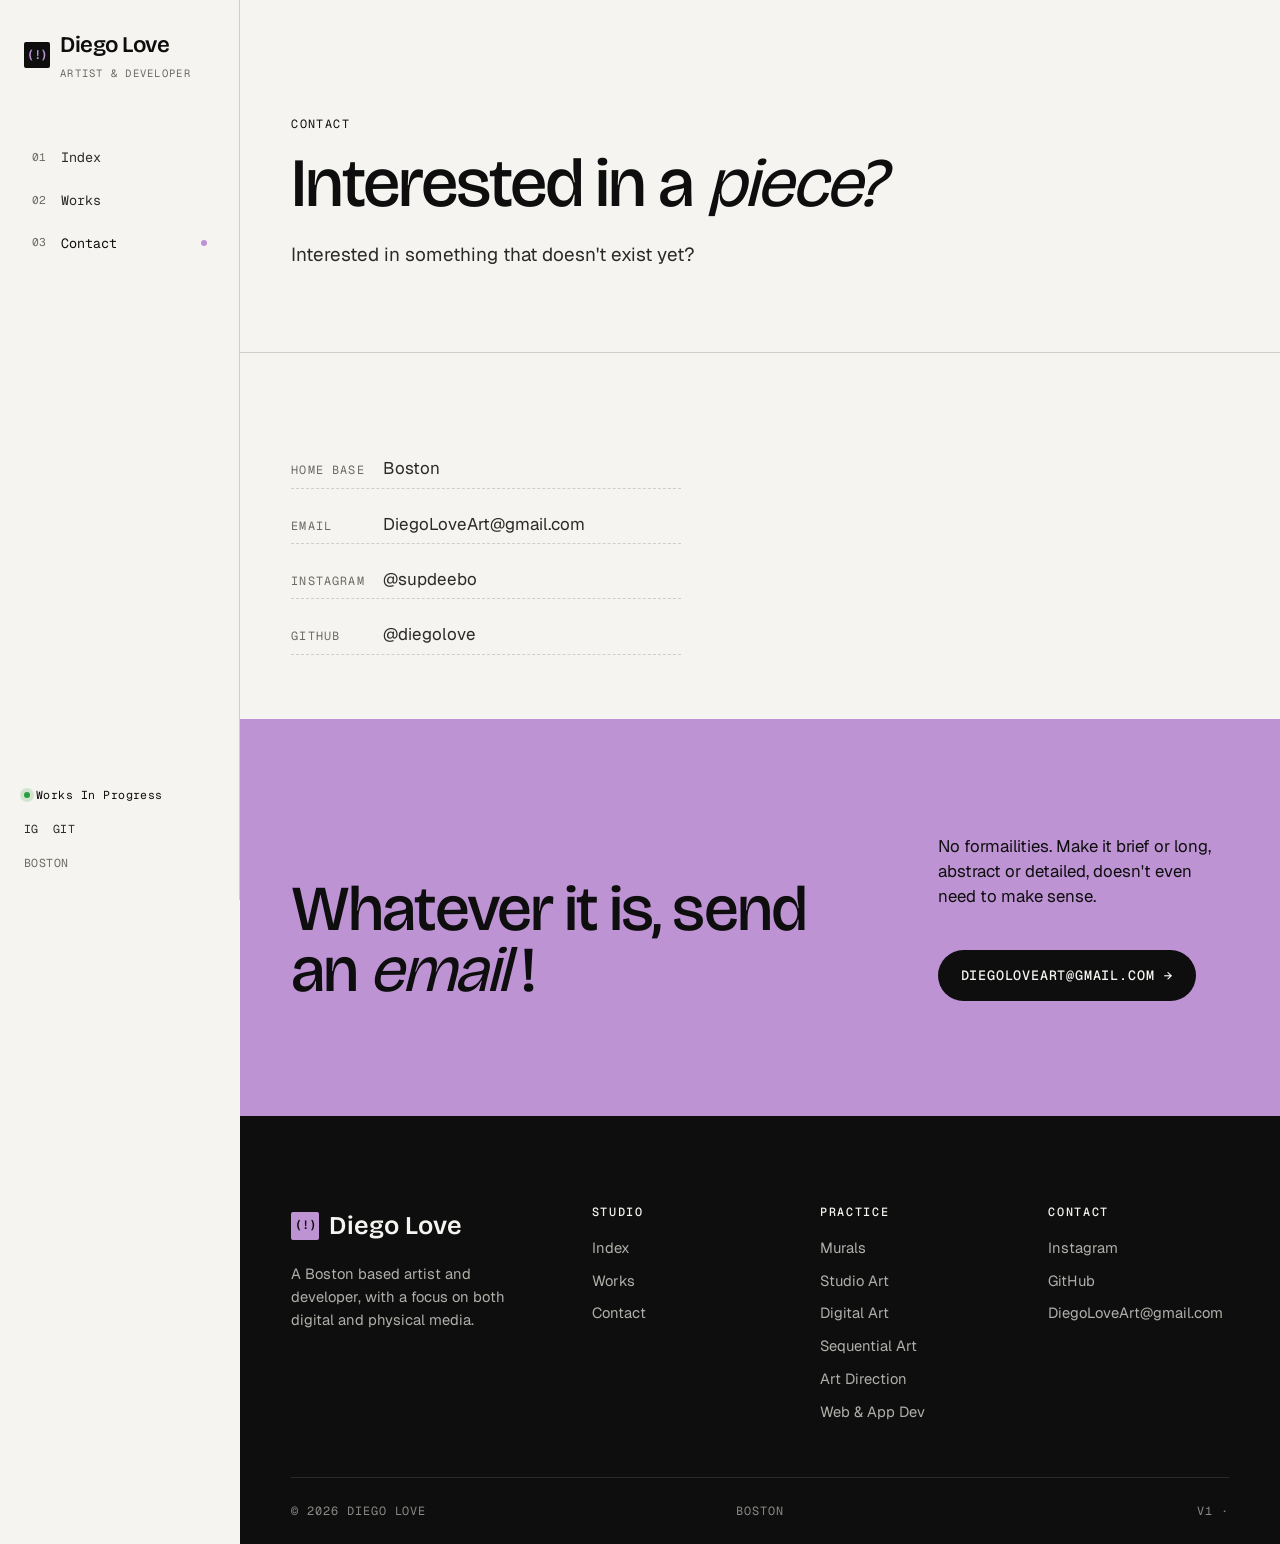
<file: contact.html>
<!doctype html>
<html lang="en">
<head>
  <meta charset="utf-8" />
  <meta name="viewport" content="width=device-width,initial-scale=1" />
  <meta name="theme-color" content="#0e0e0e" />
  <title>Diego Love</title>
  <meta name="description" content="Diego Love is a Boston based artist and developer, with a focus on on both digital and physical media." />
  <link rel="preconnect" href="https://fonts.googleapis.com" />
  <link rel="preconnect" href="https://fonts.gstatic.com" crossorigin />
  <link rel="stylesheet" href="https://fonts.googleapis.com/css2?family=Bricolage+Grotesque:opsz,wght@12..96,300;12..96,400;12..96,500;12..96,600&family=Geist:wght@400;500;600&family=Geist+Mono:wght@400;500&display=swap" />
  <link rel="stylesheet" href="assets/css/styles.css" />
</head>
<body>
  <div class="topbar">
    <a class="brand" href="index.html"><span class="rail-brand-mark">(!)</span>Diego Love</a>
    <button class="menu-toggle" aria-label="Open menu" aria-expanded="false">Menu</button>
  </div>
  <nav class="mobile-nav" aria-label="Mobile">
    <button class="mobile-close" aria-label="Close menu">Close ✕</button>
    <a href="index.html">Index</a>
    <a href="works.html">Works</a>
    <!-- <a href="services.html">Services</a>
    <a href="about.html">Studio</a> -->
    <a href="contact.html">Contact</a>
  </nav>

  <div class="shell">
    <aside class="rail" aria-label="Primary">
      <a class="rail-brand" href="index.html">
        <span class="rail-brand-mark">(!)</span>
        <span>Diego Love<span class="rail-brand-sub">Artist & Developer</span></span>
      </a>
      <nav class="rail-nav" aria-label="Sections">
        <a href="index.html">Index</a>
        <a href="works.html">Works</a>
        <!-- <a href="services.html">Services</a>
        <a href="about.html">Studio</a> -->
        <a href="contact.html" class="active">Contact</a>
      </nav>
      <div class="rail-foot">
        <!-- <div class="meta-row"><span>Spring '26</span><span>Issue 14</span></div> -->
        <div class="meta-row"><span class="rail-status">Works In Progress</span></div>
        <div class="rail-socials">
          <a href="https://www.instagram.com/supdeebo" aria-label="Instagram" target="_blank">IG</a>
          <a href="https://github.com/diegolove" aria-label="GitHub" target="_blank">GIT</a>
          <!--<a href="#" aria-label="LinkedIn">LI</a>-->
        </div>
        <div class="meta-row"><span>BOSTON</span></div>
      </div>
    </aside>

    <div class="content">
      <main>
        <section class="page-hero">
          <p class="crumb"><!--Index → --><span style="color:var(--ink)">Contact</span></p>
          <h1>Interested in a<em class="italic-display"> piece?</em></h1>
          <p class="lede">Interested in something that doesn't exist yet?</p>
        </section>

        <section class="contact-grid" aria-label="Contact details">
          <aside class="contact-info">
            <!--
            <h3>Home Base: BOSTON</h3>
            <div class="office">
              <p class="city">Boston</p>
              <address>
                164 Wythe Avenue, Floor 3<br/>
                Brooklyn, NY 11211<br/>
                United States
              </address>
            </div>
            <div class="office">
              <p class="city">Mexico City</p>
              <address>
                Calle Colima 264, Roma Norte<br/>
                Cuauhtémoc, 06700<br/>
                Ciudad de México
              </address>
            </div>-->

            <div class="channels">
              <a>
                <span class="lab">Home Base</span>
                <span>Boston</span>
              </a>
              <a href="mailto:diegoloveart@gmail.com">
                <span class="lab">Email</span>
                <span>DiegoLoveArt@gmail.com</span>
              </a>
              <a href="https://www.instagram.com/supdeebo" target="_blank">
                <span class="lab">Instagram</span>
                <span>@supdeebo</span>
              </a>
              <a href="https://github.com/diegolove" target="_blank">
                <span class="lab">GitHub</span>
                <span>@diegolove</span>
              </a>
            </div>
          </aside>
          
          <!--<form class="contact-form" aria-label="Project enquiry form" novalidate>
            <h3 style="font-size:1.4rem; margin-bottom:6px;">Project enquiry</h3>
            <p style="font-family:var(--mono); font-size:0.74rem; letter-spacing:0.1em; text-transform:uppercase; color:var(--ink-dim); margin: 0 0 14px;">All fields except message are required</p>
            <div class="row">
              <label>Your name
                <input type="text" name="name" autocomplete="name" required />
              </label>
              <label>Email address
                <input type="email" name="email" autocomplete="email" required />
              </label>
            </div>
            <div class="row">
              <label>Company / organisation
                <input type="text" name="company" autocomplete="organization" required />
              </label>
              <label>Your role
                <input type="text" name="role" required />
              </label>
            </div>
            <div class="row">
              <label>Project type
                <select name="project_type" required>
                  <option value="">Select…</option>
                  <option>Brand identity</option>
                  <option>Web design &amp; build</option>
                  <option>Product / app design</option>
                  <option>Art direction / campaign</option>
                  <option>Motion &amp; film</option>
                  <option>Editorial / print</option>
                  <option>Strategy retainer</option>
                  <option>Not sure yet</option>
                </select>
              </label>
              <label>Estimated budget
                <select name="budget" required>
                  <option value="">Select…</option>
                  <option>Under $50,000</option>
                  <option>$50,000 — $100,000</option>
                  <option>$100,000 — $250,000</option>
                  <option>$250,000 — $500,000</option>
                  <option>$500,000+</option>
                  <option>Not yet decided</option>
                </select>
              </label>
            </div>
            <div class="row">
              <label>Ideal start
                <select name="start" required>
                  <option value="">Select…</option>
                  <option>This quarter</option>
                  <option>Next quarter</option>
                  <option>Later this year</option>
                  <option>Flexible</option>
                </select>
              </label>
              <label>How did you find us?
                <input type="text" name="referral" />
              </label>
            </div>
            <label>A bit about the project
              <textarea name="message" placeholder="What you're working on, what success looks like, what made you reach out — long is fine."></textarea>
            </label>
            <div class="submit-row">
              <p class="small">We'll only ever use this to reply to you.</p>
              <button type="submit" class="btn btn-ink">Send enquiry <span class="arrow">→</span></button>
            </div>
          </form>-->
        </section>

        <!--<section class="cta-band">
          <div class="inner">
            <h2>Send an <em>email!</em></h2>
            <div class="right">
              <p>No formailities. Make it brief or long, abstract or detailed, doesn't even need to make sense.</p>
              <a class="btn btn-ink" href="mailto:diegoloveart@gmail.com" style="margin-top: 24px;">DiegoLoveArt@gmail.com <span class="arrow">→</span></a>
            </div>
          </div>
        </section>-->
        <section class="cta-band" aria-labelledby="cta-head">
          <div class="inner">
            <h2 id="cta-head">Whatever it is, send an <em>email </em>!</h2>
            <div class="right">
              <p>No formailities. Make it brief or long, abstract or detailed, doesn't even need to make sense.</p>
              <a class="btn btn-ink" href="mailto:diegoloveart@gmail.com" style="margin-top: 24px;">DiegoLoveArt@gmail.com <span class="arrow">→</span></a>
              <!-- <div class="meta">
                <span>DiegoLoveArt@gmail.com</span>
                <span>+1 (212) 555-0144</span>
              </div> -->
            </div>
          </div>
        </section>
      </main>

      <footer class="site-footer" aria-labelledby="footer-head">
        <h2 id="footer-head" class="visually-hidden" style="position:absolute;left:-9999px">Site footer</h2>
        <div class="top">
          <div class="brand-block">
            <span class="mark"><span class="badge">(!)</span> Diego Love</span>
            <p style="color:#b0afaa;margin:0;line-height:1.55;">A Boston based artist and developer, with a focus on both digital and physical media.</p>
          </div>
          <div class="col">
            <h4>Studio</h4>
            <a href="index.html">Index</a>
            <a href="works.html">Works</a>
            <!-- <a href="services.html">Services</a>
            <a href="about.html">Studio</a> -->
            <a href="contact.html">Contact</a>
          </div>
          <div class="col">
            <h4>Practice</h4>
            <a href="index.html#Murals">Murals</a>
            <a href="index.html#StudioArt">Studio Art</a>
            <a href="index.html#DigitalArt">Digital Art</a>
            <a href="index.html#SequentialArt">Sequential Art</a>
            <a href="index.html#ArtDirection">Art Direction</a>
            <a href="index.html#WebAppDev">Web &amp; App Dev</a>
          </div>
          <div class="col">
            <h4>Contact</h4>
            <a href="https://www.instagram.com/supdeebo" target="_blank">Instagram</a>
            <a href="https://github.com/diegolove" target="_blank">GitHub</a>
            <a href="mailto:diegoloveart@gmail.com">DiegoLoveArt@gmail.com</a>
          </div>
        </div>
        <div class="bottom">
          <span>© <span data-year>2026</span> Diego Love</span>
          <span class="center">BOSTON</span>
          <span class="right">V1 · </span>
        </div>
      </footer>
    </div>
  </div>

  <script src="assets/js/main.js"></script>
</body>
</html>
</file>
<file: assets/css/styles.css>
/* =========================================================
   Axioma — creative agency template
   Editorial swiss agency, monochrome + electric periwinkle accent.
   Composition J: left-pinned logo/nav + right scroll panels.
   Bricolage Grotesque (display) + Geist (body), tokenized vanilla CSS.
   ========================================================= */

:root {
  /* palette — monochrome paper with one electric accent */
  --paper: #f5f4f0;
  --paper-soft: #ecebe6;
  --paper-deep: #e0dfd8;
  --ink: #0e0e0e;
  --ink-soft: #2a2a28;
  --ink-dim: #6b6b66;
  --ink-line: #cfcec7;
  --line-soft: #e3e2dc;
  --periwinkle: #BE93D4;
  --mauve: #7A4988;
  --surface-dark: #0e0e0e;
  --surface-dark-2: #1a1a17;
  --paper-on-dark: #f5f4f0;
  --warn: #c64926;

  /* radii — small, agency feel */
  --radius-sm: 2px;
  --radius: 6px;
  --radius-pill: 999px;

  /* easings */
  --ease: cubic-bezier(0.2, 0.8, 0.2, 1);
  --ease-out: cubic-bezier(0.16, 1, 0.3, 1);

  /* layout */
  --rail: 240px;
  --rail-narrow: 64px;
  --pad-x: clamp(20px, 4vw, 56px);
  --pad-section: clamp(40px, 4vw, 80px);
  --container-narrow: 980px;

  /* fonts */
  --display: 'Bricolage Grotesque', 'Inter', system-ui, sans-serif;
  --sans: 'Geist', -apple-system, BlinkMacSystemFont, 'Inter', sans-serif;
  --mono: 'Geist Mono', ui-monospace, SFMono-Regular, monospace;

  /* type scale — big editorial */
  --size-hero: clamp(3rem, 1rem + 7vw, 8rem);
  --size-display: clamp(2.4rem, 1.4rem + 4.6vw, 5.6rem);
  --size-h1: clamp(2rem, 1.3rem + 2.8vw, 3.6rem);
  --size-h2: clamp(1.6rem, 1.2rem + 1.8vw, 2.6rem);
  --size-h3: clamp(1.2rem, 1rem + 0.5vw, 1.4rem);
  --size-body: clamp(1rem, 0.95rem + 0.2vw, 1.06rem);
  --size-small: 0.85rem;
  --size-eyebrow: 0.78rem;
}

*,*::before,*::after { box-sizing: border-box; }
html { scroll-behavior: smooth; }
@media (prefers-reduced-motion: reduce) {
  html { scroll-behavior: auto; }
  *, *::before, *::after { animation-duration: 0.01ms !important; transition-duration: 0.01ms !important; }
}

body {
  margin: 0;
  font-family: var(--sans);
  font-size: var(--size-body);
  line-height: 1.55;
  color: var(--ink-soft);
  background: var(--paper);
  -webkit-font-smoothing: antialiased;
  text-rendering: optimizeLegibility;
  overflow-x: hidden;
}

img { display: block; max-width: 100%; height: auto; }
a { color: inherit; text-decoration: none; transition: color 0.2s var(--ease), opacity 0.2s var(--ease); }

h1, h2, h3, h4 {
  font-family: var(--display);
  font-weight: 500;
  color: var(--ink);
  letter-spacing: -0.025em;
  line-height: 1.02;
  margin: 0;
  font-feature-settings: "ss01" on;
}
h1 { font-size: var(--size-h1); }
h2 { font-size: var(--size-h2); }
h3 { font-size: var(--size-h3); line-height: 1.2; letter-spacing: -0.01em; }
p { margin: 0 0 1em; }
::selection { background: var(--periwinkle); color: var(--ink); }

.eyebrow {
  font-family: var(--mono), var(--sans);
  font-size: var(--size-eyebrow);
  letter-spacing: 0.14em;
  text-transform: uppercase;
  color: var(--ink-dim);
  font-weight: 500;
}
.eyebrow .dot { display: inline-block; width: 6px; height: 6px; border-radius: 50%; background: var(--periwinkle); margin-right: 8px; vertical-align: 2px; }

.italic { font-style: italic; font-family: 'Geist', serif; }
em.italic-display { font-family: var(--display); font-style: italic; font-weight: 400; }

/* ─── shell — left rail + right content (composition J) ─── */
.shell {
  display: grid;
  grid-template-columns: var(--rail) 1fr;
  min-height: 100vh;
  position: relative;
}

.rail {
  position: sticky; top: 0;
  height: 100vh;
  display: flex; flex-direction: column;
  padding: 28px 24px;
  border-right: 1px solid var(--ink-line);
  background: var(--paper);
  z-index: 40;
}

.rail-brand {
  display: flex; align-items: center; gap: 10px;
  font-family: var(--display);
  font-weight: 600;
  font-size: 1.4rem;
  letter-spacing: -0.02em;
  color: var(--ink);
}
.rail-brand-mark {
  width: 26px; height: 26px;
  background: var(--ink);
  color: var(--periwinkle);
  display: grid; place-items: center;
  font-family: var(--mono);
  font-size: 0.78rem;
  font-weight: 600;
  border-radius: var(--radius-sm);
}
.rail-brand-sub {
  display: block;
  font-family: var(--mono);
  font-size: 0.66rem;
  letter-spacing: 0.12em;
  text-transform: uppercase;
  color: var(--ink-dim);
  margin-top: 2px;
  font-weight: 400;
}

.rail-nav {
  margin-top: 56px;
  display: flex; flex-direction: column; gap: 2px;
  font-family: var(--mono);
  font-size: 0.84rem;
}
.rail-nav a {
  display: flex; align-items: center; gap: 14px;
  padding: 10px 8px;
  border-radius: var(--radius-sm);
  color: var(--ink-soft);
  position: relative;
}
.rail-nav a::before {
  content: counter(rail-item, decimal-leading-zero);
  font-size: 0.7rem;
  color: var(--ink-dim);
  letter-spacing: 0.04em;
}
.rail-nav { counter-reset: rail-item; }
.rail-nav a { counter-increment: rail-item; }
.rail-nav a:hover { color: var(--ink); background: var(--paper-soft); }
.rail-nav a.active { color: var(--ink); }
.rail-nav a.active::after {
  content: ""; position: absolute; right: 8px; top: 50%; transform: translateY(-50%);
  width: 6px; height: 6px; background: var(--periwinkle); border-radius: 50%;
}

.rail-foot {
  margin-top: auto;
  font-family: var(--mono);
  font-size: 0.72rem;
  color: var(--ink-dim);
  letter-spacing: 0.04em;
  display: flex; flex-direction: column; gap: 16px;
}
.rail-foot .meta-row { display: flex; justify-content: space-between; }
.rail-status { display: inline-flex; align-items: center; gap: 6px; color: var(--ink); }
.rail-status::before { content: ""; width: 6px; height: 6px; background: #2a9d3e; border-radius: 50%; box-shadow: 0 0 0 4px rgba(42,157,62,0.18); }
.rail-socials { display: flex; gap: 14px; }
.rail-socials a { color: var(--ink-soft); }
.rail-socials a:hover { color: var(--ink); }

.content { min-width: 0; }

/* ─── topbar (mobile) ─── */
.topbar {
  display: none;
  position: sticky; top: 0; z-index: 50;
  background: var(--paper);
  border-bottom: 1px solid var(--ink-line);
  padding: 14px var(--pad-x);
  align-items: center; justify-content: space-between;
}
.topbar .brand { font-family: var(--display); font-weight: 600; color: var(--ink); display: flex; align-items: center; gap: 8px; }
.menu-toggle {
  display: inline-flex; flex-direction: column; gap: 4px;
  background: var(--ink); color: var(--periwinkle);
  padding: 10px 14px; border: 0; border-radius: var(--radius-sm);
  font-family: var(--mono); font-size: 0.8rem; cursor: pointer;
}
.mobile-nav {
  display: none;
  position: fixed; top: 0; left: 0; right: 0; bottom: 0;
  background: var(--ink); color: var(--paper-on-dark);
  padding: 80px var(--pad-x) 32px;
  z-index: 60;
  flex-direction: column; gap: 4px;
  font-family: var(--display); font-size: 2rem;
}
.mobile-nav.open { display: flex; }
.mobile-nav a { padding: 14px 0; border-bottom: 1px solid #2a2a28; }
.mobile-nav a:hover { color: var(--periwinkle); }
.mobile-close {
  position: absolute; top: 18px; right: 18px;
  background: transparent; color: var(--paper-on-dark); border: 0;
  font-family: var(--mono); font-size: 0.85rem; cursor: pointer;
}

/* ─── buttons ─── */
.btn {
  display: inline-flex; align-items: center; gap: 10px;
  padding: 14px 22px;
  font-family: var(--mono);
  font-size: 0.84rem;
  font-weight: 500;
  letter-spacing: 0.06em;
  text-transform: uppercase;
  border-radius: var(--radius-pill);
  border: 1px solid transparent;
  cursor: pointer;
  transition: transform 0.2s var(--ease), background 0.2s var(--ease), color 0.2s var(--ease);
  white-space: nowrap;
}
.btn .arrow { transition: transform 0.25s var(--ease); }
.btn:hover .arrow { transform: translateX(4px); }
.btn-ink { background: var(--ink); color: var(--paper); }
.btn-ink:hover { background: var(--periwinkle); color: var(--ink); }
.btn-periwinkle { background: var(--periwinkle); color: var(--ink); }
.btn-periwinkle:hover { background: var(--ink); color: var(--periwinkle); }
.btn-ghost { background: transparent; color: var(--ink); border-color: var(--ink); }
.btn-ghost:hover { background: var(--ink); color: var(--paper); }
.btn-ghost-light { background: transparent; color: var(--paper-on-dark); border-color: var(--paper-on-dark); }
.btn-ghost-light:hover { background: var(--periwinkle); color: var(--ink); border-color: var(--periwinkle); }

/* ─── sections ─── */
section { padding: var(--pad-section) var(--pad-x); position: relative; }
.section-narrow { max-width: var(--container-narrow); margin: 0 auto; }

.section-head { margin-bottom: 64px; max-width: 880px; }
.section-head .eyebrow { display: inline-block; margin-bottom: 24px; }
.section-head h2 { margin-bottom: 18px; }
.section-head .lede { color: var(--ink-soft); font-size: 1.15rem; max-width: 60ch; line-height: 1.5; }

.divider {
  border-top: 1px solid var(--ink-line);
  display: grid; grid-template-columns: auto 1fr;
  font-family: var(--mono); font-size: 0.72rem;
  letter-spacing: 0.12em; text-transform: uppercase;
  color: var(--ink-dim);
  padding: 14px 0;
  align-items: center; gap: 16px;
}

/* ─── HERO ─── */
.hero {
  min-height: calc(100vh - 0px);
  padding: clamp(30px, 5vw, 60px) var(--pad-x) clamp(20px, 3vw, 40px);
  display: grid;
  grid-template-rows: auto 1fr auto;
  position: relative;
}
.hero .img-wrap {
  aspect-ratio: 4/3; overflow: hidden; position: relative;
}
.hero-meta {
  display: grid; grid-template-columns: 1fr auto auto auto;
  /*gap: 32px;*/
  font-family: var(--mono); font-size: 0.74rem;
  letter-spacing: 0.1em; text-transform: uppercase;
  color: var(--ink-dim);
  border-bottom: 1px solid var(--ink-line);
  padding-bottom: 18px;
  margin-bottom: clamp(10px, 1vw, 18px);
}
.hero-meta .periwinkle-tag { display:block; background: var(--periwinkle); color: var(--ink); padding: 4px 10px; border-radius: var(--radius-pill); letter-spacing: 0.08em; }

.hero-headline {
  font-size: var(--size-hero);
  line-height: 0.94;
  font-weight: 500;
  letter-spacing: -0.035em;
  color: var(--ink);
  margin: 0;
  max-width: 14ch;
}
.hero-headline .strike {
  position: relative; display: inline-block;
}
.hero-headline .strike::after {
  content: ""; position: absolute; left: 0; right: 0; top: 50%;
  border-top: 6px solid var(--periwinkle);
  transform: rotate(-2deg);
}
.hero-headline .periwinkle-block {
  background: var(--periwinkle);
  padding: 0 0.16em;
  display: inline-block;
}
.hero-bottom {
  margin-top: clamp(40px, 6vw, 80px);
  display: grid; 
  grid-template-columns: 1fr 1fr;
   gap: 64px;
  align-items: end;
}
.hero-pitch { max-width: 36ch; font-size: 1.18rem; color: var(--ink-soft); line-height: 1.5; }
.hero-actions { display: flex; gap: 14px; flex-wrap: wrap; justify-content: flex-end; }

/* large arrow indicator */
.hero-marquee {
  margin-top: 80px;
  border-top: 1px solid var(--ink-line);
  padding: 18px 0 0;
  font-family: var(--display);
  font-size: clamp(1.4rem, 2.4vw, 2rem);
  letter-spacing: -0.02em;
  color: var(--ink);
  display: flex; gap: 36px;
  white-space: nowrap;
  overflow: hidden;
}
.hero-marquee .marquee-track {
  display: flex; gap: 36px;
  animation: marq 32s linear infinite;
}
.hero-marquee .marquee-track span { display: inline-flex; align-items: center; gap: 36px; }
.hero-marquee .marquee-track span::after {
  content: "✦"; color: var(--periwinkle); font-size: 0.7em; vertical-align: 0.2em;
}
@keyframes marq { from { transform: translateX(0); } to { transform: translateX(-50%); } }

/* ─── Header ─── */
.header {
  padding-left: 18px;
  padding-right: 18px;
}
.header .detail {
  display: grid; grid-template-columns: 1fr auto auto auto;
  font-family: var(--mono); font-size: 0.74rem;
  letter-spacing: 0.1em; text-transform: uppercase;
  color: var(--ink-dim);
  border-bottom: 1px solid var(--ink-line);
  padding: 18px;
}

/* ─── featured work strip (3-up cards, asymmetric) ─── */
.work-strip { display: grid; grid-template-columns: 1.3fr 1fr 1fr; gap: 28px; }
.work-strip .img-wrap {
  overflow: hidden; border-radius: var(--radius);
}
.work-card {
  border: 1px solid var(--ink-line);
  background: var(--paper);
  border-radius: var(--radius);
  overflow: hidden;
  display: flex; flex-direction: column;
  transition: transform 0.3s var(--ease), border-color 0.3s var(--ease);
}
.work-card:hover { transform: translateY(-4px); border-color: var(--ink-dim); }
.work-card .img-wrap {
  aspect-ratio: 4/3; background: var(--paper-soft); overflow: hidden; position: relative;
}
.work-card.lg .img-wrap { aspect-ratio: 5/6.2; }
.work-card.lg .img-wrap img.large-focus { object-position: 50% 70%; }
.work-card.sq .img-wrap { aspect-ratio: 5/5; }
.work-card.sq .img-wrap img.square-focus { transform: scale(1.1); }
.work-card.rect .img-wrap img.rectangle-focus { transform: scale(1.6); transform-origin: 55% 65%; }
.work-card.patscubone .img-wrap { aspect-ratio: 5/6.2; }
.work-card.fivesr .img-wrap { aspect-ratio: 5/5; }
.work-card.masterchiefcubone .img-wrap { aspect-ratio: 5/6.2; }
.work-card .img-wrap img { width: 100%; height: 100%; object-fit: cover; transition: transform 0.6s var(--ease); }
.work-card .img-wrap img.gil-focus { object-position: 50% 18%; }
.work-card .img-wrap img.ralliart-focus { object-position: 50% 65%; }
.work-card .img-wrap img.patscubone-focus { transform: scale(1.2); transform-origin: 55% 65%; }
.work-card .img-wrap img.masterchiefcubone-focus { transform: scale(2.3); transform-origin: 52.5% 51%; }
.work-card:hover .img-wrap img { transform: scale(1.02); }
.work-card.sq:hover .img-wrap img.square-focus { transform: scale(1.12); }
.work-card.rect:hover .img-wrap img.rectangle-focus { transform: scale(1.62); }
.work-card.patscubone:hover .img-wrap img.patscubone-focus { transform: scale(1.22); }
.work-card.masterchiefcubone:hover .img-wrap img.masterchiefcubone-focus { transform: scale(2.32); }
.work-card .body { padding: 22px; display: flex; flex-direction: column; gap: 10px; flex: 1; }
.work-card .body .meta {
  display: flex; gap: 10px; font-family: var(--mono); font-size: 0.74rem;
  text-transform: uppercase; letter-spacing: 0.1em; color: var(--ink-dim);
}
.work-card .body h3 { font-size: 1.45rem; line-height: 1.1; }
.work-card .body .arrow-link {
  margin-top: auto;
  font-family: var(--mono); font-size: 0.78rem; letter-spacing: 0.1em; text-transform: uppercase;
  color: var(--ink); display: inline-flex; align-items: center; gap: 8px;
}
.work-card .body .arrow-link:hover { color: var(--mauve); font-weight: 600; }

/* ─── client logos marquee ─── */
.clients-marquee {
  background: var(--paper-soft);
  border-top: 1px solid var(--ink-line);
  border-bottom: 1px solid var(--ink-line);
  padding: 30px 0;
  overflow: hidden;
  white-space: nowrap;
}
.clients-marquee .track {
  display: inline-flex; gap: 80px;
  animation: marq 38s linear infinite;
  font-family: var(--display); font-weight: 500;
  font-size: clamp(1.5rem, 2.2vw, 2.4rem);
  color: var(--ink-dim);
}
.clients-marquee .track:hover { animation-play-state: paused; }
.clients-marquee .track span { display: inline-flex; align-items: center; gap: 80px; }
.clients-marquee .track span::after { content: "·"; color: var(--ink-line); }

/* ─── manifesto / philosophy ─── */
.manifesto {
  background: var(--ink);
  color: var(--paper-on-dark);
  padding: clamp(80px, 9vw, 140px) var(--pad-x);
}
.manifesto .grid {
  display: grid; grid-template-columns: 1fr 2fr; gap: 80px;
  align-items: start;
}
.manifesto .label { font-family: var(--mono); font-size: 0.78rem; letter-spacing: 0.14em; text-transform: uppercase; color: var(--periwinkle); }
.manifesto h2 {
  font-size: clamp(2rem, 3.4vw, 3.4rem);
  line-height: 1.06;
  font-weight: 400;
  color: var(--paper-on-dark);
  letter-spacing: -0.02em;
  max-width: 22ch;
}
.manifesto h2 .periwinkle-text { color: var(--periwinkle); font-style: italic; font-family: var(--display); }
.manifesto p { color: #c8c7c2; font-size: 1.1rem; max-width: 56ch; }
.manifesto .signature {
  margin-top: 48px; padding-top: 24px; border-top: 1px solid #2a2a27;
  display: grid; grid-template-columns: auto 1fr auto; gap: 24px; align-items: center;
  font-family: var(--mono); font-size: 0.8rem; letter-spacing: 0.08em; text-transform: uppercase;
  color: #8b8a85;
}

/* ─── closing CTA ─── */
.cta-band {
  padding: clamp(80px, 9vw, 140px) var(--pad-x);
  background: var(--periwinkle);
  color: var(--ink);
  position: relative;
  overflow: hidden;
}
.cta-band .inner { max-width: 1200px; margin: 0 auto; display: grid; grid-template-columns: 2fr 1fr; gap: 64px; align-items: end; }
.cta-band h2 {
  font-size: clamp(2.6rem, 5vw, 5.2rem);
  line-height: 0.96;
  font-weight: 500;
  letter-spacing: -0.03em;
  color: var(--ink);
  max-width: 14ch;
  margin: 0;
}
.cta-band h2 em { font-family: var(--display); font-style: italic; font-weight: 400; }
.cta-band .right p { color: var(--ink); max-width: 32ch; font-size: 1.05rem; line-height: 1.5; }
.cta-band .right .meta {
  margin-top: 22px;
  font-family: var(--mono); font-size: 0.78rem;
  letter-spacing: 0.1em; text-transform: uppercase;
  display: grid; gap: 8px;
}

/* ─── footer ─── */
.site-footer {
  background: var(--ink);
  color: #c8c7c2;
  padding: clamp(60px, 7vw, 100px) var(--pad-x) 24px;
  font-size: 0.92rem;
}
.site-footer .top {
  display: grid; grid-template-columns: 1.4fr 1fr 1fr 1fr; gap: 48px;
  border-bottom: 1px solid #2a2a27; padding-bottom: 48px;
}
.site-footer .brand-block { display: flex; flex-direction: column; gap: 18px; max-width: 36ch; }
.site-footer .brand-block .mark {
  font-family: var(--display); font-weight: 600; font-size: 1.6rem;
  color: var(--paper-on-dark); display: flex; align-items: center; gap: 10px;
}
.site-footer .brand-block .mark .badge {
  width: 28px; height: 28px; background: var(--periwinkle); color: var(--ink);
  display: grid; place-items: center; font-family: var(--mono); font-size: 0.76rem; font-weight: 600;
  border-radius: var(--radius-sm);
}
.site-footer .col h4 {
  font-family: var(--mono); font-size: 0.74rem; letter-spacing: 0.14em; text-transform: uppercase;
  color: var(--paper-on-dark); margin-bottom: 14px; font-weight: 500;
}
.site-footer .col a { display: block; padding: 5px 0; color: #b0afaa; }
.site-footer .col a:hover { color: var(--periwinkle); }
.site-footer .bottom {
  margin-top: 24px;
  display: grid; grid-template-columns: 1fr 1fr 1fr; gap: 24px; align-items: center;
  font-family: var(--mono); font-size: 0.74rem; letter-spacing: 0.08em; text-transform: uppercase;
  color: #8b8a85;
}
.site-footer .bottom .center { text-align: center; }
.site-footer .bottom .right { text-align: right; }

/* ─── work index page ─── */
.page-hero {
  padding: clamp(64px, 9vw, 130px) var(--pad-x) clamp(40px, 5vw, 80px);
  border-bottom: 1px solid var(--ink-line);
}
.page-hero .crumb { font-family: var(--mono); font-size: 0.74rem; letter-spacing: 0.12em; text-transform: uppercase; color: var(--ink-dim); margin-bottom: 16px; }
.page-hero h1 {
  font-size: clamp(2.6rem, 5.4vw, 6rem); line-height: 0.98; letter-spacing: -0.03em; max-width: 18ch;
  margin: 0 0 24px;
}
.page-hero .lede { max-width: 60ch; font-size: 1.18rem; color: var(--ink-soft); line-height: 1.5; }

.work-filters {
  display: flex; gap: 8px; flex-wrap: wrap;
  padding: 24px var(--pad-x);
  border-bottom: 1px solid var(--ink-line);
  font-family: var(--mono); font-size: 0.78rem; letter-spacing: 0.06em; text-transform: uppercase;
}
.work-filters button {
  padding: 8px 14px; border-radius: var(--radius-pill);
  border: 1px solid var(--ink-line); background: transparent; color: var(--ink-soft);
  cursor: pointer; font-family: inherit; font-size: inherit;
}
.work-filters button:hover { border-color: var(--ink); color: var(--ink); }
.work-filters button[aria-pressed="true"] { background: var(--ink); color: var(--paper); border-color: var(--ink); }

.work-grid {
  padding: 64px var(--pad-x);
  display: grid; grid-template-columns: repeat(2, 1fr); gap: 56px 32px;
}
.work-grid.single-column { grid-template-columns: 1fr; max-width: 60%; margin: 0 auto;}
.work-grid article {
  display: flex; flex-direction: column;
}
.work-grid .img-wrap {
  aspect-ratio: 4/3; background: var(--paper-soft); overflow: hidden; border-radius: var(--radius); position: relative;;
}
.work-grid .img-wrap img { width: 100%; height: 100%; object-fit: cover; transition: transform 0.6s var(--ease); }
.work-grid article:hover .img-wrap img { transform: scale(1.02); }
.work-grid .meta { font-family: var(--mono); font-size: 0.74rem; letter-spacing: 0.1em; text-transform: uppercase; color: var(--ink-dim); display: flex; gap: 14px; }
.work-grid h3 { font-size: 1.7rem; line-height: 1.05; }
.work-grid p { color: var(--ink-soft); margin: 0; font-size: 0.96rem; max-width: 48ch; }

.work-card.lg:hover .pic-arrow-button {
  opacity: 0.95;
  pointer-events: auto;
}
.pic-arrow-button {
  width: 40px;
  height: 40px;
  top: 50%;
  background-color: #ccc;
  border: none;
  border-radius: 35%;
  cursor: pointer;
  position: absolute;
  opacity: 0;
  transition: opacity 0.2s ease, background-color 0.2s ease;
  z-index: 2;
}
.pic-arrow-button:hover {
  background-color: var(--periwinkle);
}
.pic-arrow {
  position: absolute;
  top: 50%;
  transform: translate(-50%, -50%);
  width: 0;
  height: 0;
  border-style: solid;
}
.pic-arrow-button.right-arrow {
  right: 5px;
}
.right-arrow .pic-arrow {
  left: 55%;
  border-width: 10px 0 10px 15px;
  border-color: transparent transparent transparent var(--paper);
}
.pic-arrow-button.left-arrow {
  left: 5px;
}
.left-arrow .pic-arrow {
  left: 45%;
  border-width: 10px 15px 10px 0px;
  border-color: transparent var(--paper) transparent transparent;
}

/* ─── contact page ─── */
.contact-grid { display: grid; grid-template-columns: 1fr 1.2fr; gap: 80px; padding: 64px var(--pad-x); }
.contact-info h3 { font-size: 1.3rem; margin-bottom: 14px; }
.contact-info .office {
  border-top: 1px solid var(--ink-line); padding: 24px 0;
}
.contact-info .office:last-child { border-bottom: 1px solid var(--ink-line); }
.contact-info .office .city { font-family: var(--mono); font-size: 0.78rem; letter-spacing: 0.1em; text-transform: uppercase; color: var(--ink-dim); margin-bottom: 6px; }
.contact-info .office address { font-style: normal; color: var(--ink-soft); line-height: 1.5; }
.contact-info .channels { margin-top: 32px; display: grid; gap: 16px; }
.contact-info .channels a { display: flex; gap: 12px; align-items: baseline; padding: 6px 0; border-bottom: 1px dashed var(--ink-line); }
.contact-info .channels .lab { font-family: var(--mono); font-size: 0.74rem; letter-spacing: 0.1em; text-transform: uppercase; color: var(--ink-dim); min-width: 80px; }

.contact-form {
  background: var(--paper-soft); border-radius: var(--radius);
  padding: 40px; display: grid; gap: 18px;
}
.contact-form .row { display: grid; grid-template-columns: 1fr 1fr; gap: 18px; }
.contact-form label { display: flex; flex-direction: column; gap: 6px; font-family: var(--mono); font-size: 0.74rem; letter-spacing: 0.1em; text-transform: uppercase; color: var(--ink-dim); }
.contact-form input, .contact-form textarea, .contact-form select {
  border: 1px solid var(--ink-line); background: var(--paper); color: var(--ink);
  font-family: var(--sans); font-size: 1rem;
  padding: 12px 14px; border-radius: var(--radius-sm);
  transition: border-color 0.2s var(--ease);
}
.contact-form input:focus, .contact-form textarea:focus, .contact-form select:focus {
  outline: 0; border-color: var(--ink); box-shadow: 0 0 0 3px rgba(200,255,61,0.45);
}
.contact-form textarea { min-height: 140px; resize: vertical; font-family: var(--sans); }
.contact-form .submit-row { display: flex; align-items: center; justify-content: space-between; gap: 18px; flex-wrap: wrap; }
.contact-form .small { font-family: var(--mono); font-size: 0.7rem; color: var(--ink-dim); letter-spacing: 0.06em; }

.dot-periwinkle::after {
  content: "";
  display: inline-block;
  width: 6px;
  height: 6px;
  margin-left: 8px;
  background: var(--periwinkle);
  border-radius: 50%;
  vertical-align: middle;
}

/* ─── responsive ─── */
@media (max-width: 1024px) {
  :root { --rail: 200px; }
  .work-strip { grid-template-columns: 1fr 1fr; }
  .work-strip .work-card.lg { grid-column: 1 / -1; }
  .team-grid { grid-template-columns: repeat(2, 1fr); }
  .values-list .grid { grid-template-columns: repeat(2, 1fr); }
  .services-list .row { grid-template-columns: 60px 1fr 1fr auto; gap: 20px; }
  .manifesto .grid { gap: 40px; }
  .work-grid.single-column { max-width: 80%;}
}

@media (max-width: 768px) {
  .shell { grid-template-columns: 1fr; }
  .rail { display: none; }
  .topbar { display: flex; }
  .header .detail { display: none }
  .hero { min-height: 0; }
  .hero-marquee { margin-top: 80px; }
  .hero-meta { display: flex; justify-content: space-between; }
  .hero-meta > :nth-child(3), .hero-meta > :nth-child(4) { display: none; }
  .hero-bottom { display: block; grid-template-columns: 1fr; gap: 32px; }
  .hero-actions { justify-content: flex-start; }
  .work-strip { grid-template-columns: 1fr; }
  .work-strip .work-card.lg { grid-column: auto; }
  .work-grid { grid-template-columns: 1fr; gap: 40px 0; }
  .work-grid.single-column { max-width: 100%;}
  .services-list .row { grid-template-columns: 1fr; gap: 8px; padding: 24px 0; }
  .services-list .row .arrow { display: none; }
  .service-block { grid-template-columns: 1fr; }
  .about-story .grid { grid-template-columns: 1fr; gap: 32px; }
  .about-story .img-wrap { position: static; aspect-ratio: 4/3; }
  .team-grid { grid-template-columns: 1fr 1fr; gap: 24px; padding: 48px var(--pad-x); }
  .values-list .grid { grid-template-columns: 1fr; gap: 24px; }
  .awards-list .row { grid-template-columns: 60px 1fr; gap: 12px; }
  .awards-list .row .desc, .awards-list .row .place { grid-column: 2; }
  .contact-grid { grid-template-columns: 1fr; gap: 32px; padding: 48px var(--pad-x); }
  .contact-form { padding: 28px; }
  .contact-form .row { grid-template-columns: 1fr; }
  .manifesto .grid { grid-template-columns: 1fr; }
  .cta-band .inner { grid-template-columns: 1fr; gap: 32px; }
  .site-footer .top { grid-template-columns: 1fr 1fr; gap: 32px; }
  .site-footer .bottom { grid-template-columns: 1fr; gap: 8px; }
  .site-footer .bottom > * { text-align: left !important; }
  section { padding: clamp(64px, 12vw, 100px) var(--pad-x); }
  [id] { scroll-margin-top: 80px; }
}
@media (max-width: 400px) {
  .hero-meta { display: grid; grid-template-columns: 1fr; gap: 10px; }
}

/* ─── reveal animation (compositor friendly, no layout) ─── */
.reveal { opacity: 0; transform: translateY(18px); transition: opacity 0.7s var(--ease-out), transform 0.7s var(--ease-out); }
.reveal.in { opacity: 1; transform: none; }
@media (prefers-reduced-motion: reduce) {
  .reveal { opacity: 1; transform: none; transition: none; }
}
</file>
